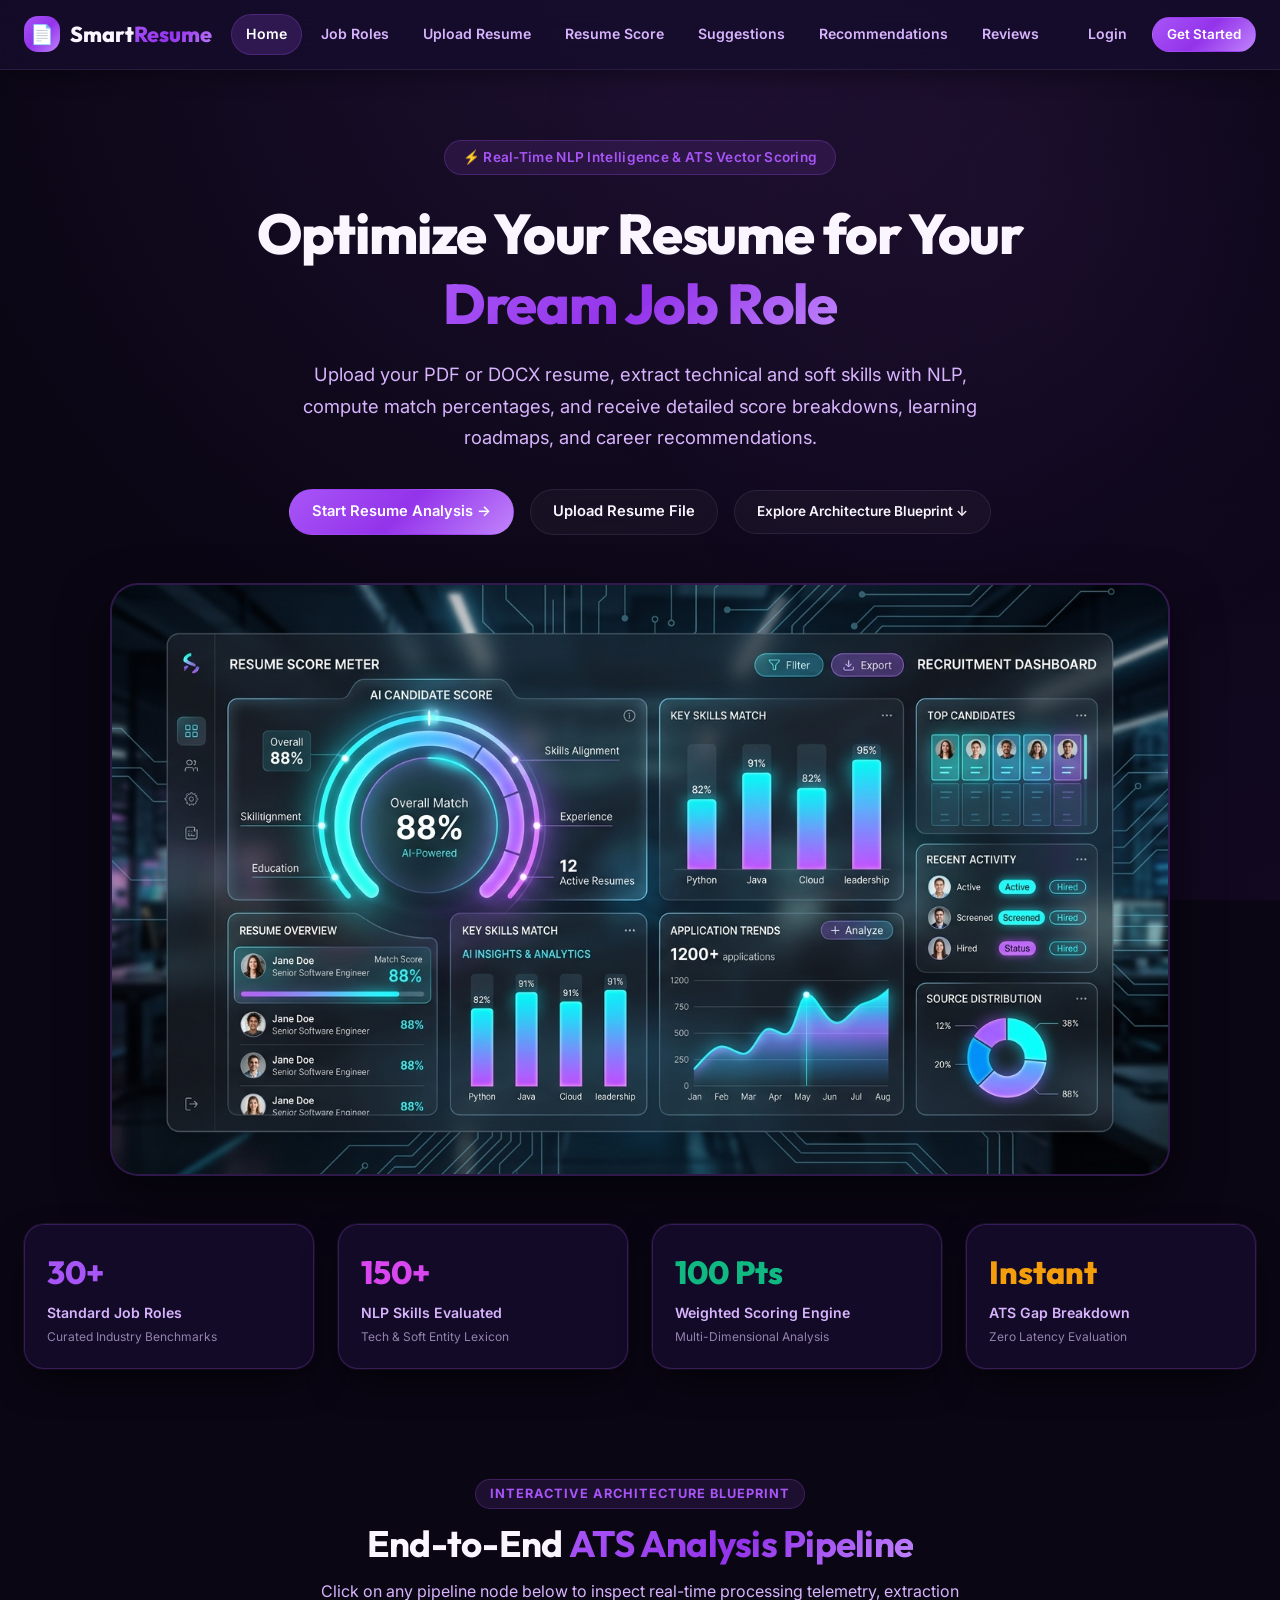
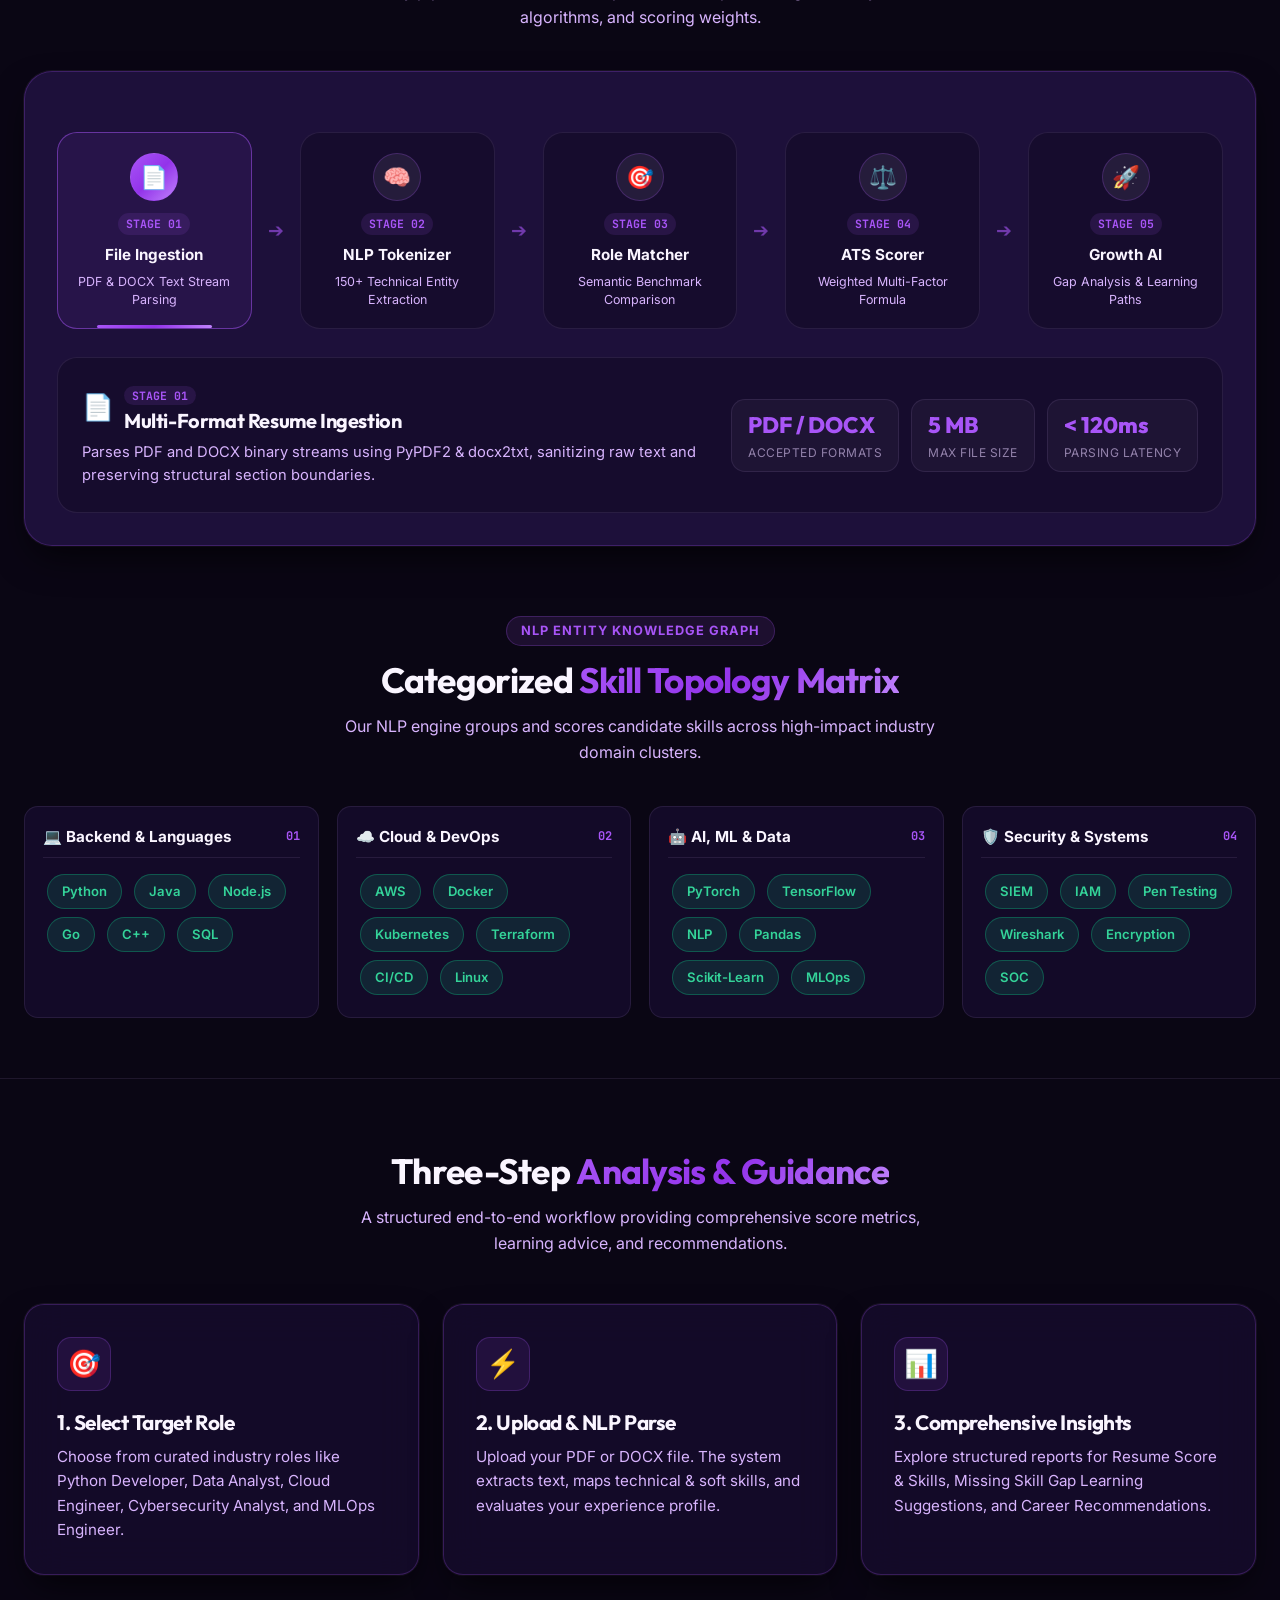
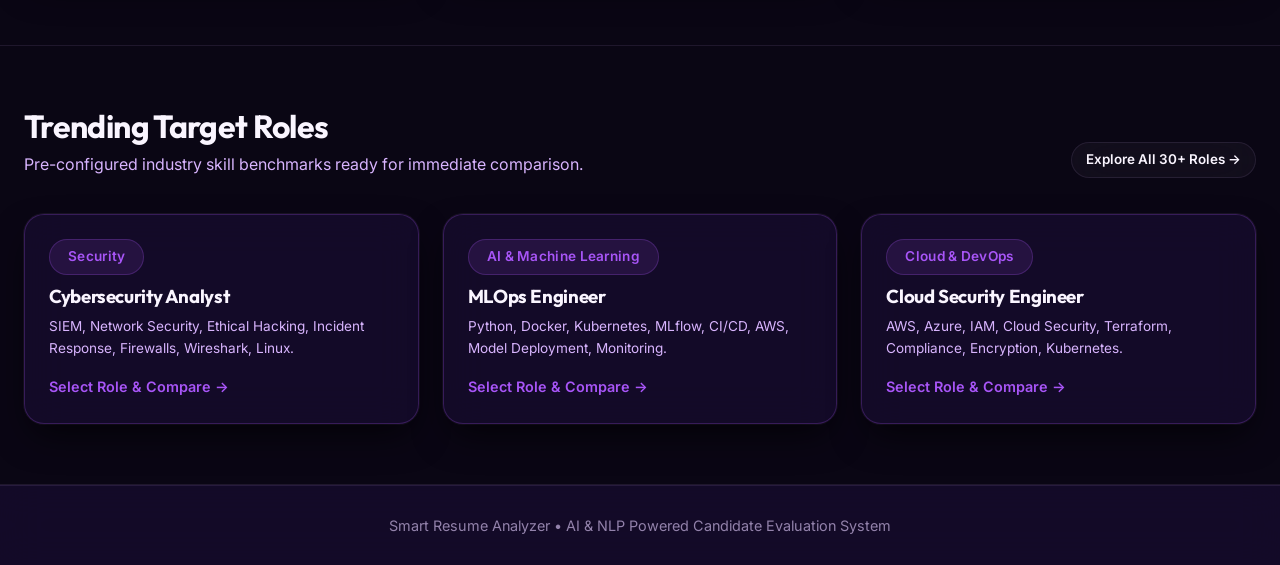
<file: Smart Resume Analyzer/frontend/index.html>
<!DOCTYPE html>
<html lang="en" data-theme="violet">
<head>
    <meta charset="UTF-8">
    <meta name="viewport" content="width=device-width, initial-scale=1.0">
    <title>Smart Resume Analyzer - AI & NLP Driven Career Optimization</title>
    <meta name="description" content="State-of-the-art Smart Resume Analyzer web application. Upload your resume, analyze skill gaps for job roles, and generate ATS optimization scores using NLP.">
    <link rel="stylesheet" href="css/style.css?v=3">
</head>
<body>

    <!-- Header Navigation -->
    <nav class="navbar">
        <div class="container nav-container">
            <a href="index.html" class="logo">
                <div class="logo-icon">📄</div>
                <span>Smart<span class="gradient-text">Resume</span></span>
            </a>
            <ul class="nav-links">
                <li><a href="index.html" class="nav-link active">Home</a></li>
                <li><a href="job_role.html" class="nav-link">Job Roles</a></li>
                <li><a href="upload.html" class="nav-link">Upload Resume</a></li>
                <li><a href="score.html" class="nav-link">Resume Score</a></li>
                <li><a href="suggestions.html" class="nav-link">Suggestions</a></li>
                <li><a href="recommendations.html" class="nav-link">Recommendations</a></li>
                <li><a href="review.html" class="nav-link">Reviews</a></li>
            </ul>
            <div id="nav-user-area">
                <!-- Dynamically populated by config.js -->
            </div>
        </div>
    </nav>

    <!-- Main Content -->
    <main>
        <!-- Hero Section -->
        <section class="hero">
            <div class="container">
                <div class="hero-tag">
                    <span>⚡ Real-Time NLP Intelligence &amp; ATS Vector Scoring</span>
                </div>
                <h1 class="hero-title">Optimize Your Resume for Your <br><span class="gradient-text">Dream Job Role</span></h1>
                <p class="hero-subtitle">
                    Upload your PDF or DOCX resume, extract technical and soft skills with NLP, compute match percentages, and receive detailed score breakdowns, learning roadmaps, and career recommendations.
                </p>
                <div class="hero-btns">
                    <a href="job_role.html" class="btn btn-primary">Start Resume Analysis →</a>
                    <a href="upload.html" class="btn btn-secondary">Upload Resume File</a>
                    <a href="#idiagram-pipeline" class="btn btn-secondary" style="font-size: 0.85rem;">Explore Architecture Blueprint ↓</a>
                </div>

                <!-- Showcase Media Image -->
                <div class="hero-image-wrap">
                    <img src="images/hero_dashboard.jpg" alt="Smart Resume Analyzer AI Dashboard and Score Meter" loading="lazy">
                </div>

                <!-- Live Metrics Bar -->
                <div class="grid grid-4" style="margin-top: 48px; text-align: left;">
                    <div class="card" style="padding: 22px;">
                        <div style="font-size: 2rem; font-weight: 800; color: var(--accent-primary); font-family: 'Outfit';">30+</div>
                        <div style="font-size: 0.88rem; color: var(--text-secondary); margin-top: 4px; font-weight: 600;">Standard Job Roles</div>
                        <div style="font-size: 0.75rem; color: var(--text-muted); margin-top: 2px;">Curated Industry Benchmarks</div>
                    </div>
                    <div class="card" style="padding: 22px;">
                        <div style="font-size: 2rem; font-weight: 800; color: var(--accent-magenta); font-family: 'Outfit';">150+</div>
                        <div style="font-size: 0.88rem; color: var(--text-secondary); margin-top: 4px; font-weight: 600;">NLP Skills Evaluated</div>
                        <div style="font-size: 0.75rem; color: var(--text-muted); margin-top: 2px;">Tech &amp; Soft Entity Lexicon</div>
                    </div>
                    <div class="card" style="padding: 22px;">
                        <div style="font-size: 2rem; font-weight: 800; color: var(--accent-emerald); font-family: 'Outfit';">100 Pts</div>
                        <div style="font-size: 0.88rem; color: var(--text-secondary); margin-top: 4px; font-weight: 600;">Weighted Scoring Engine</div>
                        <div style="font-size: 0.75rem; color: var(--text-muted); margin-top: 2px;">Multi-Dimensional Analysis</div>
                    </div>
                    <div class="card" style="padding: 22px;">
                        <div style="font-size: 2rem; font-weight: 800; color: var(--accent-amber); font-family: 'Outfit';">Instant</div>
                        <div style="font-size: 0.88rem; color: var(--text-secondary); margin-top: 4px; font-weight: 600;">ATS Gap Breakdown</div>
                        <div style="font-size: 0.75rem; color: var(--text-muted); margin-top: 2px;">Zero Latency Evaluation</div>
                    </div>
                </div>
            </div>
        </section>

        <!-- ================================================================
             iDiagram 1: Interactive ATS Analysis Pipeline Diagram
             ================================================================ -->
        <section id="idiagram-pipeline" class="diagram-section">
            <div class="container">
                <div class="diagram-header">
                    <span class="diagram-tag">Interactive Architecture Blueprint</span>
                    <h2 style="font-size: 2.3rem; margin-bottom: 12px;">End-to-End <span class="gradient-text">ATS Analysis Pipeline</span></h2>
                    <p style="color: var(--text-secondary); max-width: 680px; margin: 0 auto;">
                        Click on any pipeline node below to inspect real-time processing telemetry, extraction algorithms, and scoring weights.
                    </p>
                </div>

                <div class="idiagram-card">
                    <div class="pipeline-flow">
                        <!-- Step 1 -->
                        <div class="pipeline-step-node active" onclick="window.activatePipelineStep(0)">
                            <div class="node-icon-bubble">📄</div>
                            <span class="node-badge">STAGE 01</span>
                            <div class="node-title">File Ingestion</div>
                            <div class="node-desc">PDF &amp; DOCX Text Stream Parsing</div>
                        </div>

                        <div class="pipeline-connector">➔</div>

                        <!-- Step 2 -->
                        <div class="pipeline-step-node" onclick="window.activatePipelineStep(1)">
                            <div class="node-icon-bubble">🧠</div>
                            <span class="node-badge">STAGE 02</span>
                            <div class="node-title">NLP Tokenizer</div>
                            <div class="node-desc">150+ Technical Entity Extraction</div>
                        </div>

                        <div class="pipeline-connector">➔</div>

                        <!-- Step 3 -->
                        <div class="pipeline-step-node" onclick="window.activatePipelineStep(2)">
                            <div class="node-icon-bubble">🎯</div>
                            <span class="node-badge">STAGE 03</span>
                            <div class="node-title">Role Matcher</div>
                            <div class="node-desc">Semantic Benchmark Comparison</div>
                        </div>

                        <div class="pipeline-connector">➔</div>

                        <!-- Step 4 -->
                        <div class="pipeline-step-node" onclick="window.activatePipelineStep(3)">
                            <div class="node-icon-bubble">⚖️</div>
                            <span class="node-badge">STAGE 04</span>
                            <div class="node-title">ATS Scorer</div>
                            <div class="node-desc">Weighted Multi-Factor Formula</div>
                        </div>

                        <div class="pipeline-connector">➔</div>

                        <!-- Step 5 -->
                        <div class="pipeline-step-node" onclick="window.activatePipelineStep(4)">
                            <div class="node-icon-bubble">🚀</div>
                            <span class="node-badge">STAGE 05</span>
                            <div class="node-title">Growth AI</div>
                            <div class="node-desc">Gap Analysis &amp; Learning Paths</div>
                        </div>
                    </div>

                    <!-- Dynamic Telemetry Inspector Panel -->
                    <div id="pipeline-detail-panel" class="diagram-detail-panel">
                        <div style="flex: 1; min-width: 260px;">
                            <div style="display: flex; align-items: center; gap: 10px; margin-bottom: 8px;">
                                <span style="font-size: 1.6rem;">📄</span>
                                <div>
                                    <span class="node-badge">STAGE 01</span>
                                    <h3 style="font-size: 1.25rem;">Multi-Format Resume Ingestion</h3>
                                </div>
                            </div>
                            <p style="color: var(--text-secondary); font-size: 0.92rem; line-height: 1.6;">
                                Parses PDF and DOCX binary streams using PyPDF2 &amp; docx2txt, sanitizing raw text and preserving structural section boundaries.
                            </p>
                        </div>
                        <div style="display: flex; gap: 12px; flex-wrap: wrap;">
                            <div class="diagram-stat-pill">
                                <span class="diagram-stat-val">PDF / DOCX</span>
                                <span class="diagram-stat-label">Accepted Formats</span>
                            </div>
                            <div class="diagram-stat-pill">
                                <span class="diagram-stat-val">5 MB</span>
                                <span class="diagram-stat-label">Max File Size</span>
                            </div>
                            <div class="diagram-stat-pill">
                                <span class="diagram-stat-val">&lt; 120ms</span>
                                <span class="diagram-stat-label">Parsing Latency</span>
                            </div>
                        </div>
                    </div>
                </div>
            </div>
        </section>

        <!-- ================================================================
             iDiagram 2: NLP Skill Cluster & Topology Matrix
             ================================================================ -->
        <section class="diagram-section" style="padding-top: 10px;">
            <div class="container">
                <div class="diagram-header">
                    <span class="diagram-tag">NLP Entity Knowledge Graph</span>
                    <h2 style="font-size: 2.2rem; margin-bottom: 12px;">Categorized <span class="gradient-text">Skill Topology Matrix</span></h2>
                    <p style="color: var(--text-secondary); max-width: 640px; margin: 0 auto;">
                        Our NLP engine groups and scores candidate skills across high-impact industry domain clusters.
                    </p>
                </div>

                <div class="skill-cluster-grid">
                    <!-- Cluster 1 -->
                    <div class="skill-cluster-box">
                        <div class="cluster-title">
                            <span>💻 Backend &amp; Languages</span>
                            <span style="font-size:0.75rem; color:var(--accent-primary); font-family:'JetBrains Mono';">01</span>
                        </div>
                        <div>
                            <span class="skill-badge skill-matched">Python</span>
                            <span class="skill-badge skill-matched">Java</span>
                            <span class="skill-badge skill-matched">Node.js</span>
                            <span class="skill-badge skill-matched">Go</span>
                            <span class="skill-badge skill-matched">C++</span>
                            <span class="skill-badge skill-matched">SQL</span>
                        </div>
                    </div>

                    <!-- Cluster 2 -->
                    <div class="skill-cluster-box">
                        <div class="cluster-title">
                            <span>☁️ Cloud &amp; DevOps</span>
                            <span style="font-size:0.75rem; color:var(--accent-primary); font-family:'JetBrains Mono';">02</span>
                        </div>
                        <div>
                            <span class="skill-badge skill-matched">AWS</span>
                            <span class="skill-badge skill-matched">Docker</span>
                            <span class="skill-badge skill-matched">Kubernetes</span>
                            <span class="skill-badge skill-matched">Terraform</span>
                            <span class="skill-badge skill-matched">CI/CD</span>
                            <span class="skill-badge skill-matched">Linux</span>
                        </div>
                    </div>

                    <!-- Cluster 3 -->
                    <div class="skill-cluster-box">
                        <div class="cluster-title">
                            <span>🤖 AI, ML &amp; Data</span>
                            <span style="font-size:0.75rem; color:var(--accent-primary); font-family:'JetBrains Mono';">03</span>
                        </div>
                        <div>
                            <span class="skill-badge skill-matched">PyTorch</span>
                            <span class="skill-badge skill-matched">TensorFlow</span>
                            <span class="skill-badge skill-matched">NLP</span>
                            <span class="skill-badge skill-matched">Pandas</span>
                            <span class="skill-badge skill-matched">Scikit-Learn</span>
                            <span class="skill-badge skill-matched">MLOps</span>
                        </div>
                    </div>

                    <!-- Cluster 4 -->
                    <div class="skill-cluster-box">
                        <div class="cluster-title">
                            <span>🛡️ Security &amp; Systems</span>
                            <span style="font-size:0.75rem; color:var(--accent-primary); font-family:'JetBrains Mono';">04</span>
                        </div>
                        <div>
                            <span class="skill-badge skill-matched">SIEM</span>
                            <span class="skill-badge skill-matched">IAM</span>
                            <span class="skill-badge skill-matched">Pen Testing</span>
                            <span class="skill-badge skill-matched">Wireshark</span>
                            <span class="skill-badge skill-matched">Encryption</span>
                            <span class="skill-badge skill-matched">SOC</span>
                        </div>
                    </div>
                </div>
            </div>
        </section>

        <!-- Feature Cards Section -->
        <section style="padding: 70px 0; border-top: 1px solid var(--border-color);">
            <div class="container">
                <div style="text-align: center; margin-bottom: 48px;">
                    <h2 style="font-size: 2.2rem; margin-bottom: 12px;">Three-Step <span class="gradient-text">Analysis &amp; Guidance</span></h2>
                    <p style="color: var(--text-secondary); max-width: 600px; margin: 0 auto;">A structured end-to-end workflow providing comprehensive score metrics, learning advice, and recommendations.</p>
                </div>

                <div class="grid grid-3">
                    <div class="card">
                        <div class="feature-icon-box">🎯</div>
                        <h3 style="margin-bottom: 10px; font-size: 1.3rem;">1. Select Target Role</h3>
                        <p style="color: var(--text-secondary); font-size: 0.95rem; line-height: 1.6;">
                            Choose from curated industry roles like Python Developer, Data Analyst, Cloud Engineer, Cybersecurity Analyst, and MLOps Engineer.
                        </p>
                    </div>

                    <div class="card">
                        <div class="feature-icon-box">⚡</div>
                        <h3 style="margin-bottom: 10px; font-size: 1.3rem;">2. Upload &amp; NLP Parse</h3>
                        <p style="color: var(--text-secondary); font-size: 0.95rem; line-height: 1.6;">
                            Upload your PDF or DOCX file. The system extracts text, maps technical &amp; soft skills, and evaluates your experience profile.
                        </p>
                    </div>

                    <div class="card">
                        <div class="feature-icon-box">📊</div>
                        <h3 style="margin-bottom: 10px; font-size: 1.3rem;">3. Comprehensive Insights</h3>
                        <p style="color: var(--text-secondary); font-size: 0.95rem; line-height: 1.6;">
                            Explore structured reports for Resume Score &amp; Skills, Missing Skill Gap Learning Suggestions, and Career Recommendations.
                        </p>
                    </div>
                </div>
            </div>
        </section>

        <!-- Target Roles Highlight -->
        <section style="padding: 60px 0; border-top: 1px solid var(--border-color); border-bottom: 1px solid var(--border-color);">
            <div class="container">
                <div style="display: flex; justify-content: space-between; align-items: flex-end; margin-bottom: 36px; flex-wrap: wrap; gap: 16px;">
                    <div>
                        <h2 style="font-size: 2rem;">Trending Target Roles</h2>
                        <p style="color: var(--text-secondary); margin-top: 6px;">Pre-configured industry skill benchmarks ready for immediate comparison.</p>
                    </div>
                    <a href="job_role.html" class="btn btn-secondary btn-sm">Explore All 30+ Roles →</a>
                </div>

                <div class="grid grid-3">
                    <div class="card" style="padding: 24px;">
                        <span class="hero-tag" style="margin-bottom: 10px;">Security</span>
                        <h3 style="margin-bottom: 8px;">Cybersecurity Analyst</h3>
                        <p style="color: var(--text-secondary); font-size: 0.85rem; margin-bottom: 14px;">SIEM, Network Security, Ethical Hacking, Incident Response, Firewalls, Wireshark, Linux.</p>
                        <a href="job_role.html" style="font-size: 0.9rem; font-weight: 600;">Select Role &amp; Compare →</a>
                    </div>

                    <div class="card" style="padding: 24px;">
                        <span class="hero-tag" style="margin-bottom: 10px;">AI &amp; Machine Learning</span>
                        <h3 style="margin-bottom: 8px;">MLOps Engineer</h3>
                        <p style="color: var(--text-secondary); font-size: 0.85rem; margin-bottom: 14px;">Python, Docker, Kubernetes, MLflow, CI/CD, AWS, Model Deployment, Monitoring.</p>
                        <a href="job_role.html" style="font-size: 0.9rem; font-weight: 600;">Select Role &amp; Compare →</a>
                    </div>

                    <div class="card" style="padding: 24px;">
                        <span class="hero-tag" style="margin-bottom: 10px;">Cloud &amp; DevOps</span>
                        <h3 style="margin-bottom: 8px;">Cloud Security Engineer</h3>
                        <p style="color: var(--text-secondary); font-size: 0.85rem; margin-bottom: 14px;">AWS, Azure, IAM, Cloud Security, Terraform, Compliance, Encryption, Kubernetes.</p>
                        <a href="job_role.html" style="font-size: 0.9rem; font-weight: 600;">Select Role &amp; Compare →</a>
                    </div>
                </div>
            </div>
        </section>
    </main>

    <!-- Footer -->
    <footer class="footer">
        <div class="container">
            <p>Smart Resume Analyzer • AI &amp; NLP Powered Candidate Evaluation System</p>
        </div>
    </footer>

    <!-- Scripts -->
    <script src="js/diagram-background.js"></script>
    <script src="js/config.js"></script>
</body>
</html>
</file>
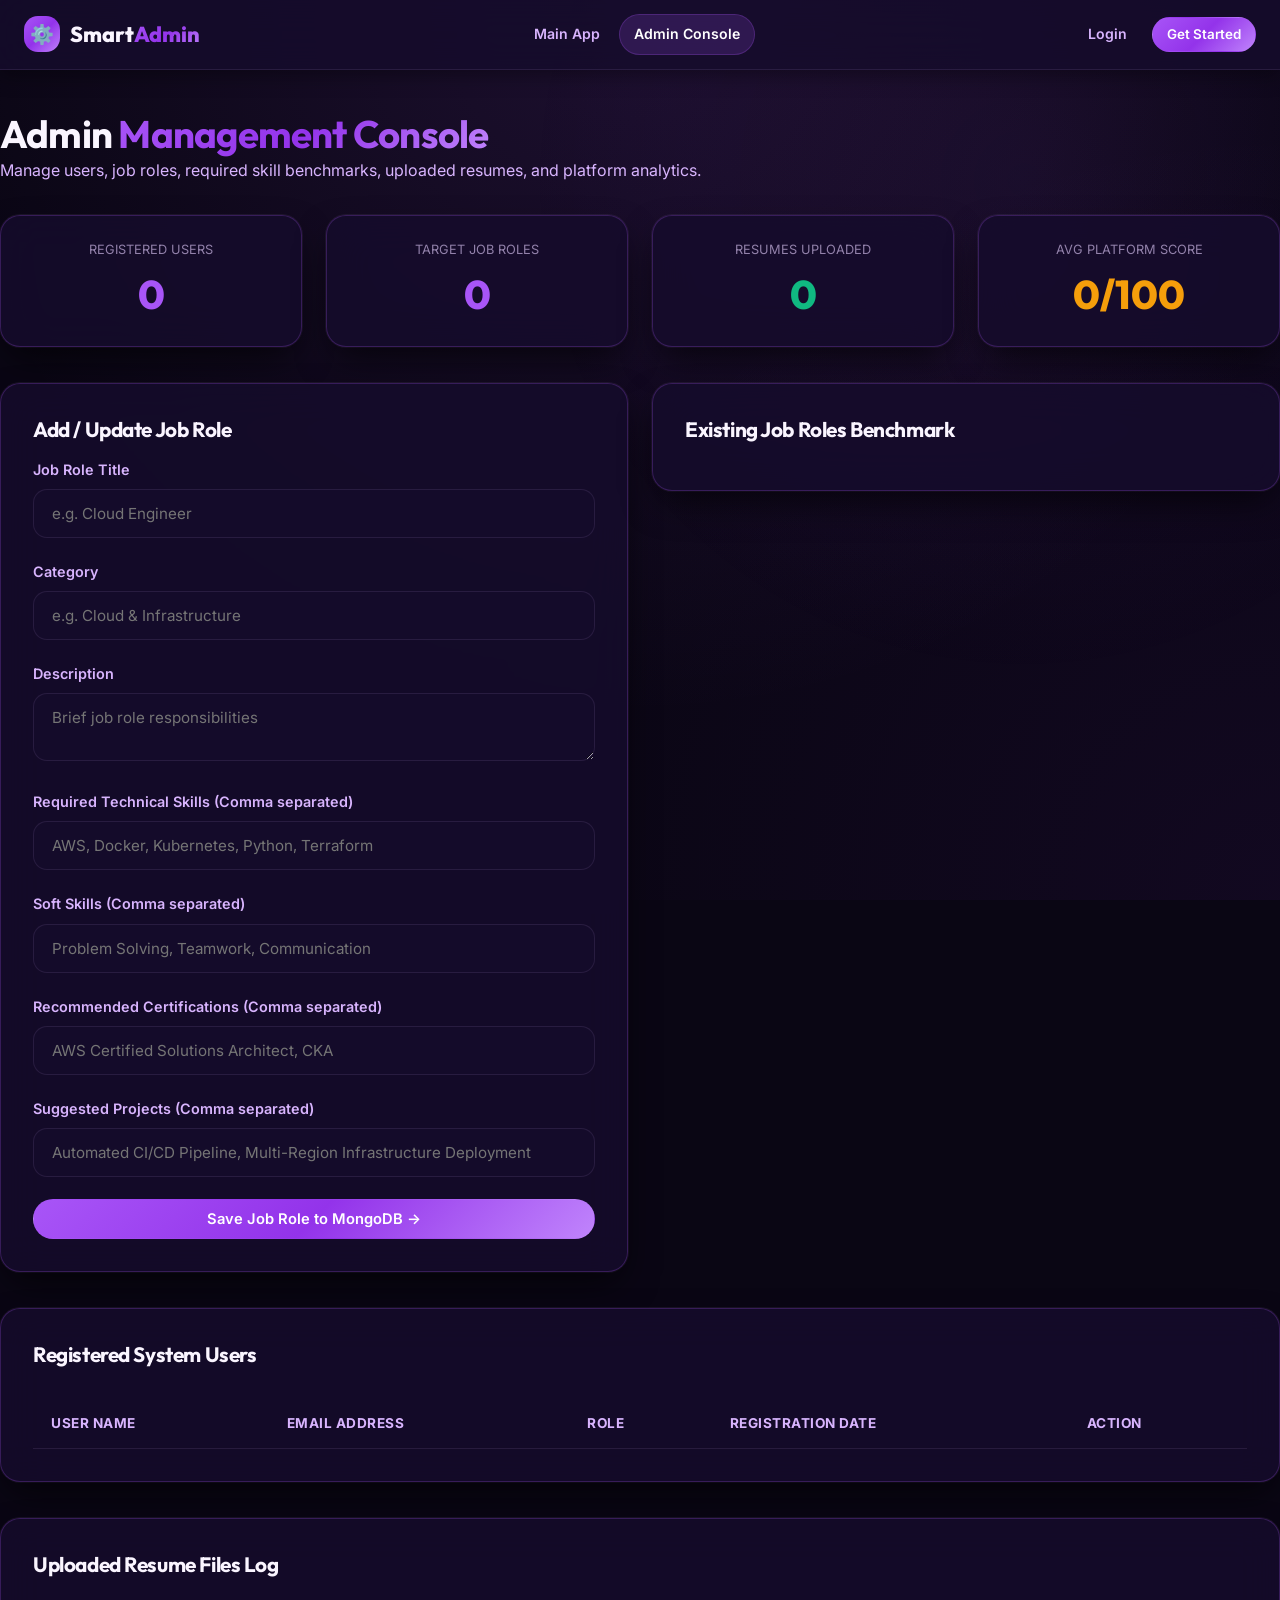
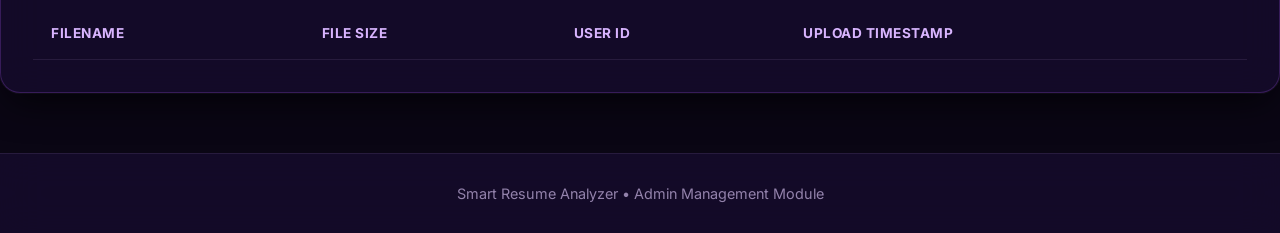
<file: Smart Resume Analyzer/frontend/admin.html>
<!DOCTYPE html>
<html lang="en">

<head>
    <meta charset="UTF-8">
    <meta name="viewport" content="width=device-width, initial-scale=1.0">
    <title>Admin Management Console - Smart Resume Analyzer</title>
    <link rel="stylesheet" href="css/style.css?v=3">
</head>

<body>

    <nav class="navbar">
        <div class="container nav-container">
            <a href="index.html" class="logo">
                <div class="logo-icon">⚙️</div>
                <span>Smart<span class="gradient-text">Admin</span></span>
            </a>
            <ul class="nav-links">
                <li><a href="index.html" class="nav-link">Main App</a></li>
                <li><a href="admin.html" class="nav-link active">Admin Console</a></li>
            </ul>
            <div id="nav-user-area"></div>
        </div>
    </nav>

    <main class="container" style="padding: 40px 0 60px;">
        <div style="margin-bottom:32px;">
            <h1 style="font-size:2.4rem;">Admin <span class="gradient-text">Management Console</span></h1>
            <p style="color:var(--text-secondary);">Manage users, job roles, required skill benchmarks, uploaded
                resumes, and platform analytics.</p>
        </div>

        <!-- System Overview Metrics Grid -->
        <div class="grid grid-4" style="margin-bottom:36px;">
            <div class="card" style="padding:20px; text-align:center;">
                <span style="font-size:0.8rem; color:var(--text-muted); text-transform:uppercase;">REGISTERED
                    USERS</span>
                <div id="adm-stat-users"
                    style="font-size:2.5rem; font-weight:800; color:var(--accent-primary); font-family:'Outfit';">0</div>
            </div>

            <div class="card" style="padding:20px; text-align:center;">
                <span style="font-size:0.8rem; color:var(--text-muted); text-transform:uppercase;">TARGET JOB
                    ROLES</span>
                <div id="adm-stat-roles"
                    style="font-size:2.5rem; font-weight:800; color:var(--accent-violet); font-family:'Outfit';">0</div>
            </div>

            <div class="card" style="padding:20px; text-align:center;">
                <span style="font-size:0.8rem; color:var(--text-muted); text-transform:uppercase;">RESUMES
                    UPLOADED</span>
                <div id="adm-stat-resumes"
                    style="font-size:2.5rem; font-weight:800; color:var(--accent-emerald); font-family:'Outfit';">0
                </div>
            </div>

            <div class="card" style="padding:20px; text-align:center;">
                <span style="font-size:0.8rem; color:var(--text-muted); text-transform:uppercase;">AVG PLATFORM
                    SCORE</span>
                <div id="adm-stat-score"
                    style="font-size:2.5rem; font-weight:800; color:var(--accent-amber); font-family:'Outfit';">0/100</div>
            </div>
        </div>

        <!-- Job Roles Management Section -->
        <div class="grid grid-2" style="margin-bottom:36px; align-items:start;">
            <div class="card">
                <h3 style="font-size:1.3rem; margin-bottom:16px;">Add / Update Job Role</h3>
                <form id="admin-add-role-form">
                    <div class="form-group">
                        <label class="form-label">Job Role Title</label>
                        <input type="text" id="role-title" class="form-input" placeholder="e.g. Cloud Engineer"
                            required>
                    </div>

                    <div class="form-group">
                        <label class="form-label">Category</label>
                        <input type="text" id="role-category" class="form-input"
                            placeholder="e.g. Cloud & Infrastructure">
                    </div>

                    <div class="form-group">
                        <label class="form-label">Description</label>
                        <textarea id="role-desc" class="form-textarea" rows="2"
                            placeholder="Brief job role responsibilities"></textarea>
                    </div>

                    <div class="form-group">
                        <label class="form-label">Required Technical Skills (Comma separated)</label>
                        <input type="text" id="role-req-skills" class="form-input"
                            placeholder="AWS, Docker, Kubernetes, Python, Terraform" required>
                    </div>

                    <div class="form-group">
                        <label class="form-label">Soft Skills (Comma separated)</label>
                        <input type="text" id="role-soft-skills" class="form-input"
                            placeholder="Problem Solving, Teamwork, Communication">
                    </div>

                    <div class="form-group">
                        <label class="form-label">Recommended Certifications (Comma separated)</label>
                        <input type="text" id="role-certs" class="form-input"
                            placeholder="AWS Certified Solutions Architect, CKA">
                    </div>

                    <div class="form-group">
                        <label class="form-label">Suggested Projects (Comma separated)</label>
                        <input type="text" id="role-projects" class="form-input"
                            placeholder="Automated CI/CD Pipeline, Multi-Region Infrastructure Deployment">
                    </div>

                    <button type="submit" class="btn btn-primary" style="width:100%;">Save Job Role to MongoDB
                        →</button>
                </form>
            </div>

            <div class="card">
                <h3 style="font-size:1.3rem; margin-bottom:16px;">Existing Job Roles Benchmark</h3>
                <div id="adm-roles-list">
                    <!-- Populated dynamically by admin.js -->
                </div>
            </div>
        </div>

        <!-- User Management Table -->
        <div class="card" style="margin-bottom:36px;">
            <h3 style="font-size:1.3rem; margin-bottom:16px;">Registered System Users</h3>
            <div class="table-responsive">
                <table class="table">
                    <thead>
                        <tr>
                            <th>User Name</th>
                            <th>Email Address</th>
                            <th>Role</th>
                            <th>Registration Date</th>
                            <th>Action</th>
                        </tr>
                    </thead>
                    <tbody id="adm-users-table-body">
                        <!-- Populated by admin.js -->
                    </tbody>
                </table>
            </div>
        </div>

        <!-- Uploaded Resumes Log Table -->
        <div class="card">
            <h3 style="font-size:1.3rem; margin-bottom:16px;">Uploaded Resume Files Log</h3>
            <div class="table-responsive">
                <table class="table">
                    <thead>
                        <tr>
                            <th>Filename</th>
                            <th>File Size</th>
                            <th>User ID</th>
                            <th>Upload Timestamp</th>
                        </tr>
                    </thead>
                    <tbody id="adm-resumes-table-body">
                        <!-- Populated by admin.js -->
                    </tbody>
                </table>
            </div>
        </div>
    </main>

    <footer class="footer">
        <div class="container">
            <p>Smart Resume Analyzer • Admin Management Module</p>
        </div>
    </footer>

    <script src="js/diagram-background.js"></script>
    <script src="js/config.js"></script>
    <script src="js/admin.js"></script>
</body>

</html>
</file>
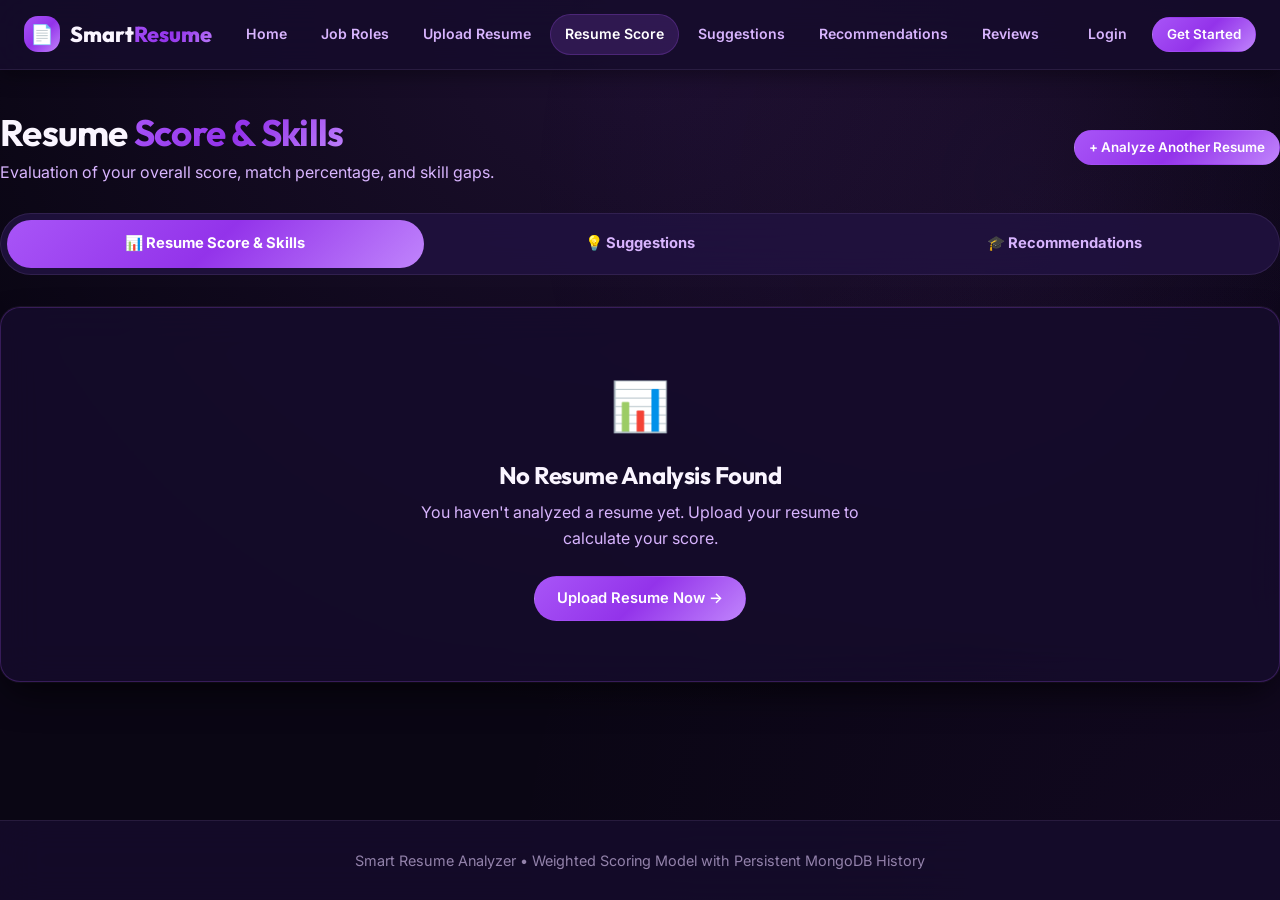
<file: Smart Resume Analyzer/frontend/dashboard.html>
<!DOCTYPE html>
<html lang="en">
<head>
    <meta charset="UTF-8">
    <meta http-equiv="refresh" content="0; url=score.html">
    <title>Redirecting to Resume Score...</title>
    <script>window.location.href = "score.html";</script>
</head>
<body style="background:#0f172a; color:#fff; font-family:sans-serif; text-align:center; padding:50px;">
    <h2>Loading Resume Score...</h2>
    <p><a href="score.html" style="color:#38bdf8;">Click here if not redirected automatically.</a></p>
</body>
</html>
</file>
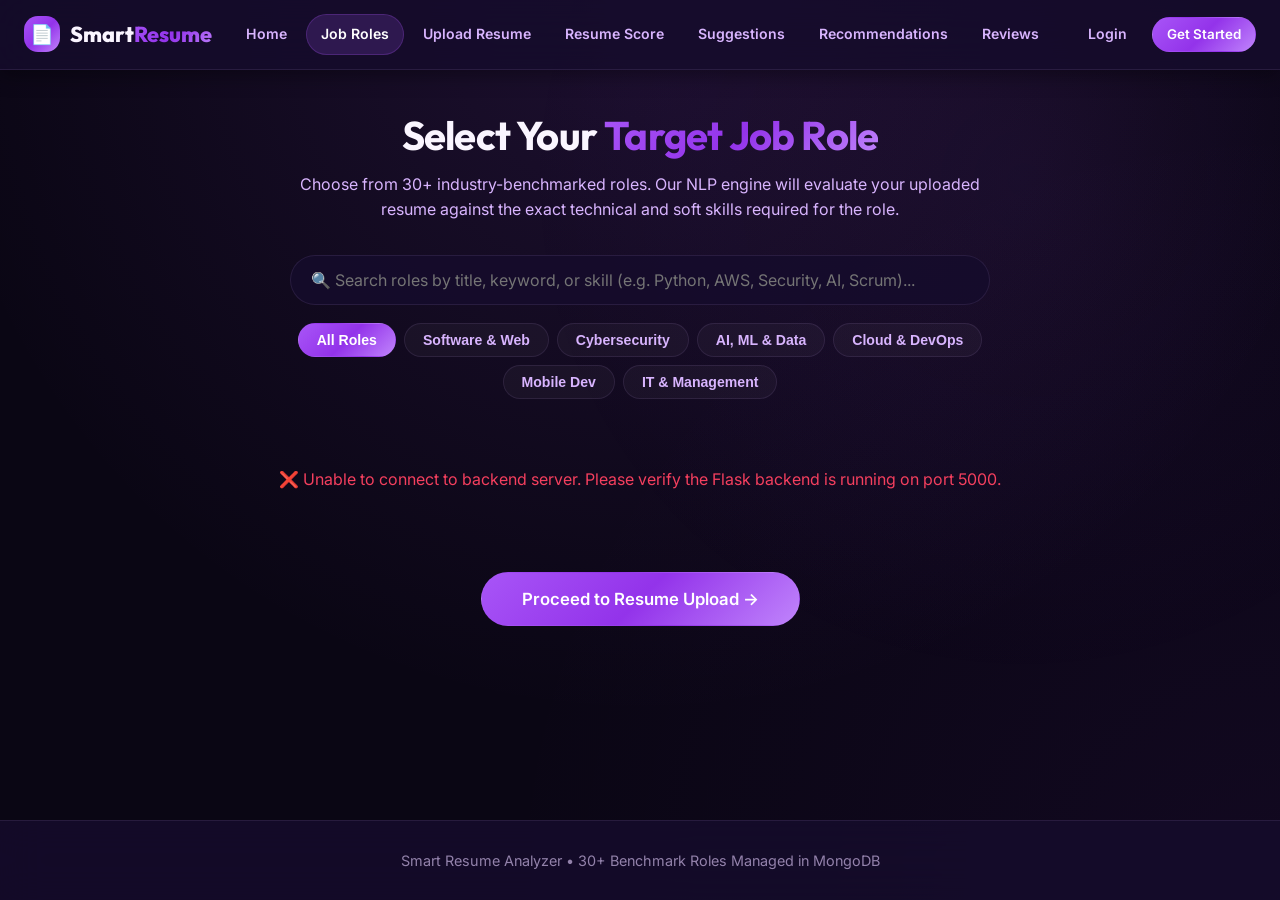
<file: Smart Resume Analyzer/frontend/job_role.html>
<!DOCTYPE html>
<html lang="en">
<head>
    <meta charset="UTF-8">
    <meta name="viewport" content="width=device-width, initial-scale=1.0">
    <title>Select Job Role - Smart Resume Analyzer</title>
    <link rel="stylesheet" href="css/style.css?v=3">
</head>
<body>

    <nav class="navbar">
        <div class="container nav-container">
            <a href="index.html" class="logo">
                <div class="logo-icon">📄</div>
                <span>Smart<span class="gradient-text">Resume</span></span>
            </a>
            <ul class="nav-links">
                <li><a href="index.html" class="nav-link">Home</a></li>
                <li><a href="job_role.html" class="nav-link active">Job Roles</a></li>
                <li><a href="upload.html" class="nav-link">Upload Resume</a></li>
                <li><a href="score.html" class="nav-link">Resume Score</a></li>
                <li><a href="suggestions.html" class="nav-link">Suggestions</a></li>
                <li><a href="recommendations.html" class="nav-link">Recommendations</a></li>
                <li><a href="review.html" class="nav-link">Reviews</a></li>
            </ul>
            <div id="nav-user-area"></div>
        </div>
    </nav>

    <main class="container" style="padding: 40px 0 60px;">
        <div style="text-align:center; margin-bottom:32px;">
            <h1 style="font-size:2.5rem; margin-bottom:12px;">Select Your <span class="gradient-text">Target Job Role</span></h1>
            <p style="color:var(--text-secondary); max-width:680px; margin:0 auto;">
                Choose from 30+ industry-benchmarked roles. Our NLP engine will evaluate your uploaded resume against the exact technical and soft skills required for the role.
            </p>
        </div>

        <!-- Search and Category Filters -->
        <div style="max-width:700px; margin:0 auto 28px;">
            <input type="text" id="role-search-input" class="form-input" placeholder="🔍 Search roles by title, keyword, or skill (e.g. Python, AWS, Security, AI, Scrum)..." style="padding:14px 20px; font-size:1rem; border-radius:var(--radius-full); margin-bottom:18px;">
            
            <div class="category-filter-bar" id="category-filter-container">
                <button class="category-tab-btn active" data-category="ALL">All Roles</button>
                <button class="category-tab-btn" data-category="Technology">Software & Web</button>
                <button class="category-tab-btn" data-category="Security">Cybersecurity</button>
                <button class="category-tab-btn" data-category="AI & Data">AI, ML & Data</button>
                <button class="category-tab-btn" data-category="Cloud & DevOps">Cloud & DevOps</button>
                <button class="category-tab-btn" data-category="Mobile">Mobile Dev</button>
                <button class="category-tab-btn" data-category="Management">IT & Management</button>
            </div>
        </div>

        <div id="selected-role-notice" style="margin-bottom:28px;"></div>

        <div id="job-roles-grid" class="grid grid-3">
            <!-- Dynamically loaded from MongoDB via job_role.js -->
        </div>

        <div style="margin-top:40px; text-align:center;">
            <button id="btn-proceed-upload" class="btn btn-primary" style="padding:16px 40px; font-size:1.05rem;">
                Proceed to Resume Upload →
            </button>
        </div>
    </main>

    <footer class="footer">
        <div class="container">
            <p>Smart Resume Analyzer • 30+ Benchmark Roles Managed in MongoDB</p>
        </div>
    </footer>

    <script src="js/diagram-background.js"></script>
    <script src="js/config.js"></script>
    <script src="js/job_role.js"></script>
</body>
</html>
</file>
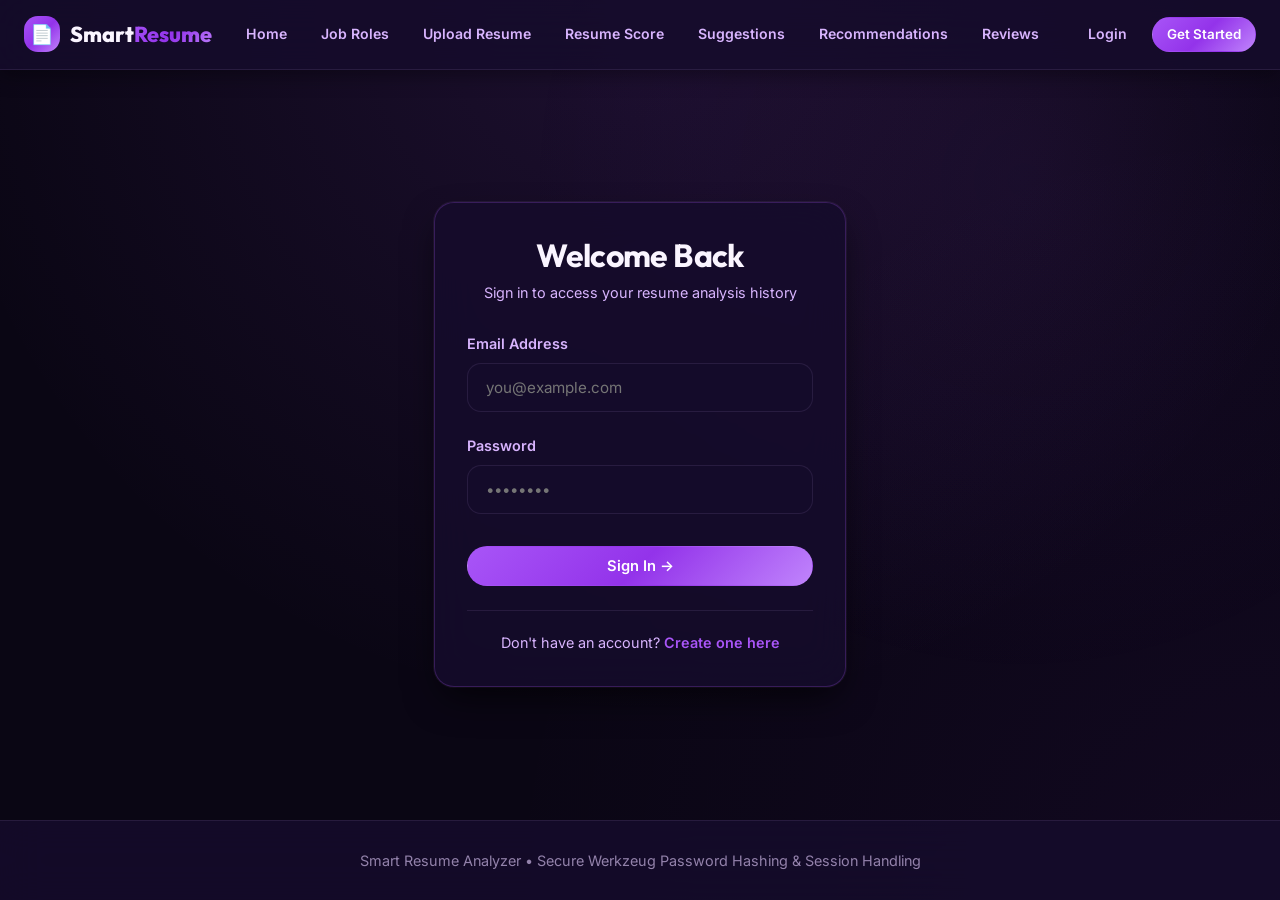
<file: Smart Resume Analyzer/frontend/login.html>
<!DOCTYPE html>
<html lang="en">

<head>
    <meta charset="UTF-8">
    <meta name="viewport" content="width=device-width, initial-scale=1.0">
    <title>Login - Smart Resume Analyzer</title>
    <link rel="stylesheet" href="css/style.css?v=3">
</head>

<body>

    <nav class="navbar">
        <div class="container nav-container">
            <a href="index.html" class="logo">
                <div class="logo-icon">📄</div>
                <span>Smart<span class="gradient-text">Resume</span></span>
            </a>
            <ul class="nav-links">
                <li><a href="index.html" class="nav-link">Home</a></li>
                <li><a href="job_role.html" class="nav-link">Job Roles</a></li>
                <li><a href="upload.html" class="nav-link">Upload Resume</a></li>
                <li><a href="score.html" class="nav-link">Resume Score</a></li>
                <li><a href="suggestions.html" class="nav-link">Suggestions</a></li>
                <li><a href="recommendations.html" class="nav-link">Recommendations</a></li>
                <li><a href="review.html" class="nav-link">Reviews</a></li>
            </ul>
            <div id="nav-user-area"></div>
        </div>
    </nav>

    <main style="flex:1; display:flex; align-items:center; justify-content:center; padding:60px 0;">
        <div class="container" style="max-width:460px;">
            <div class="card">
                <div style="text-align:center; margin-bottom:28px;">
                    <h2 style="font-size:2rem; margin-bottom:6px;">Welcome Back</h2>
                    <p style="color:var(--text-secondary); font-size:0.9rem;">Sign in to access your resume analysis
                        history</p>
                </div>

                <form id="login-form">
                    <div class="form-group">
                        <label class="form-label" for="login-email">Email Address</label>
                        <input type="email" id="login-email" class="form-input" placeholder="you@example.com" required>
                    </div>

                    <div class="form-group">
                        <label class="form-label" for="login-password">Password</label>
                        <input type="password" id="login-password" class="form-input" placeholder="••••••••" required>
                    </div>

                    <button type="submit" class="btn btn-primary" style="width:100%; margin-top:10px;">
                        Sign In →
                    </button>
                </form>

                <div
                    style="margin-top:24px; padding-top:20px; border-top:1px solid var(--border-color); text-align:center; font-size:0.9rem; color:var(--text-secondary);">
                    Don't have an account? <a href="register.html" style="font-weight:600;">Create one here</a>
                </div>
            </div>
        </div>
    </main>

    <footer class="footer">
        <div class="container">
            <p>Smart Resume Analyzer • Secure Werkzeug Password Hashing &amp; Session Handling</p>
        </div>
    </footer>

    <script src="js/diagram-background.js"></script>
    <script src="js/config.js"></script>
    <script src="js/auth.js"></script>
</body>

</html>
</file>
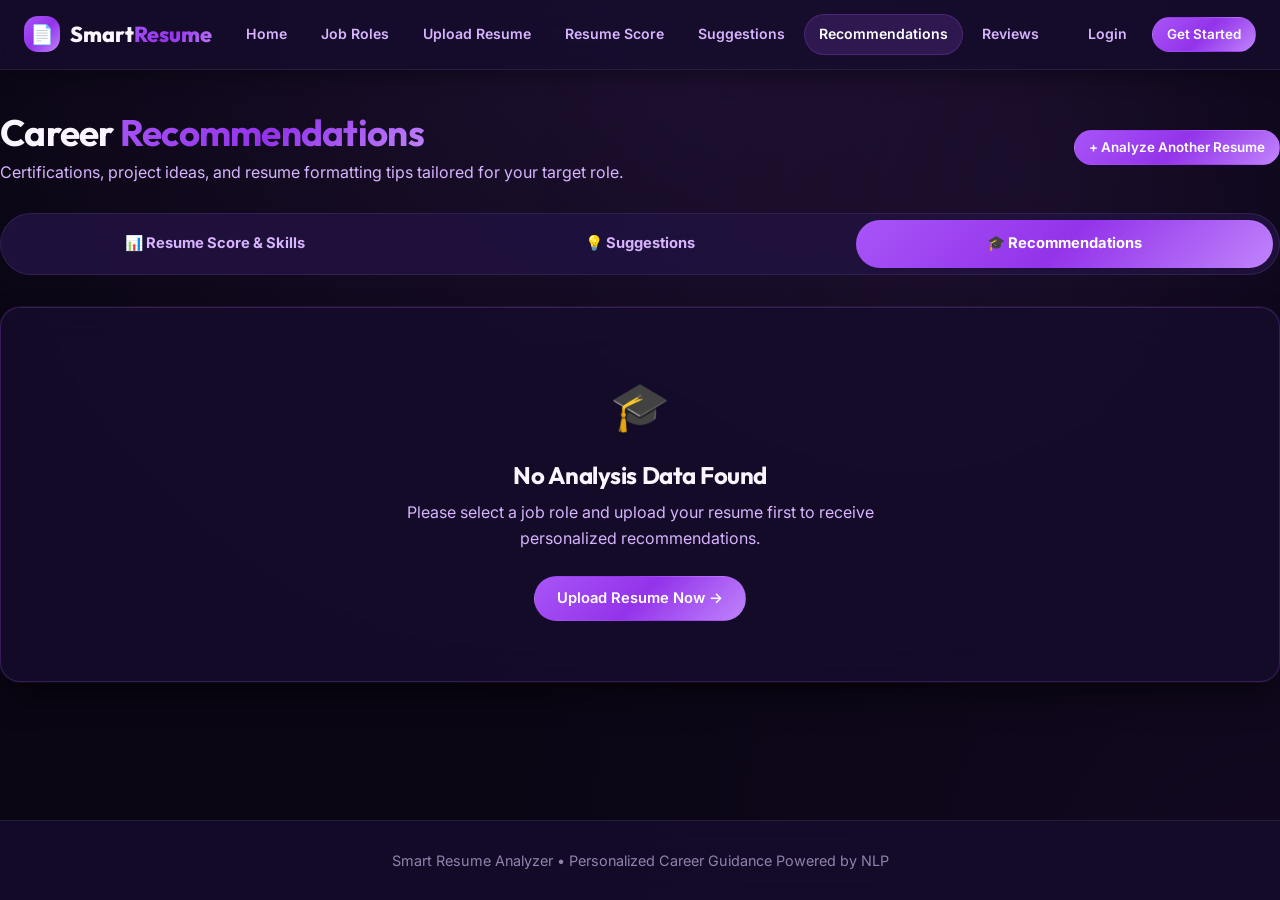
<file: Smart Resume Analyzer/frontend/recommendations.html>
<!DOCTYPE html>
<html lang="en">
<head>
    <meta charset="UTF-8">
    <meta name="viewport" content="width=device-width, initial-scale=1.0">
    <title>Recommendations – Smart Resume Analyzer</title>
    <meta name="description" content="Personalized certification, project, and resume formatting recommendations based on your skill gap analysis.">
    <link rel="stylesheet" href="css/style.css?v=3">
    <style>
        .rec-item {
            background: var(--bg-surface);
            border: 1px solid var(--border-color);
            border-radius: var(--radius-md);
            padding: 18px 22px;
            margin-bottom: 14px;
            transition: border-color 0.2s, transform 0.2s;
        }
        .rec-item:hover { border-color: var(--border-glow); transform: translateY(-2px); box-shadow: 0 4px 18px var(--glow-shadow); }
        .rec-title { font-weight: 700; font-size: 1.05rem; }
        .rec-sub   { font-size: 0.9rem; color: var(--text-secondary); line-height: 1.5; }
        .tip-item {
            display: flex;
            gap: 14px;
            align-items: flex-start;
            padding: 14px 0;
            border-bottom: 1px solid rgba(255,255,255,0.05);
        }
        .tip-item:last-child { border-bottom: none; }
        .tip-num {
            flex-shrink: 0;
            width: 32px; height: 32px;
            border-radius: 50%;
            background: var(--gradient-primary);
            display: flex; align-items: center; justify-content: center;
            font-size: 0.85rem; font-weight: 800; color: #fff;
            box-shadow: 0 2px 10px var(--glow-shadow);
        }
    </style>
</head>
<body>

    <!-- Navbar -->
    <nav class="navbar">
        <div class="container nav-container">
            <a href="index.html" class="logo">
                <div class="logo-icon">📄</div>
                <span>Smart<span class="gradient-text">Resume</span></span>
            </a>
            <ul class="nav-links">
                <li><a href="index.html" class="nav-link">Home</a></li>
                <li><a href="job_role.html" class="nav-link">Job Roles</a></li>
                <li><a href="upload.html" class="nav-link">Upload Resume</a></li>
                <li><a href="score.html" class="nav-link">Resume Score</a></li>
                <li><a href="suggestions.html" class="nav-link">Suggestions</a></li>
                <li><a href="recommendations.html" class="nav-link active">Recommendations</a></li>
                <li><a href="review.html" class="nav-link">Reviews</a></li>
            </ul>
            <div id="nav-user-area"></div>
        </div>
    </nav>

    <main class="container" style="padding: 40px 0 60px;">

        <!-- Page header -->
        <div style="display:flex; justify-content:space-between; align-items:center; margin-bottom:28px; flex-wrap:wrap; gap:12px;">
            <div>
                <h1 style="font-size:2.3rem;">Career <span class="gradient-text">Recommendations</span></h1>
                <p style="color:var(--text-secondary); margin-top:4px;">Certifications, project ideas, and resume formatting tips tailored for your target role.</p>
            </div>
            <a href="upload.html" class="btn btn-primary btn-sm">+ Analyze Another Resume</a>
        </div>

        <!-- Result Tabs -->
        <div class="result-tabs">
            <a href="score.html" class="result-tab">📊 Resume Score &amp; Skills</a>
            <a href="suggestions.html" class="result-tab">💡 Suggestions</a>
            <a href="recommendations.html" class="result-tab active">🎓 Recommendations</a>
        </div>

        <!-- No Data State -->
        <div id="rec-no-data" class="card" style="text-align:center; padding:60px 20px; display:none;">
            <div style="font-size:3rem; margin-bottom:16px;">🎓</div>
            <h2 style="margin-bottom:10px;">No Analysis Data Found</h2>
            <p style="color:var(--text-secondary); max-width:500px; margin:0 auto 24px;">
                Please select a job role and upload your resume first to receive personalized recommendations.
            </p>
            <a href="upload.html" class="btn btn-primary">Upload Resume Now →</a>
        </div>

        <!-- Recommendations Content -->
        <div id="rec-main-content" style="display:none;">

            <!-- Certifications -->
            <div class="card" style="margin-bottom:28px;">
                <div style="display:flex; align-items:center; gap:12px; margin-bottom:6px;">
                    <div style="font-size:2rem;">🎓</div>
                    <div>
                        <h2 style="font-size:1.4rem; margin:0;">Recommended Industry Certifications</h2>
                        <p style="color:var(--text-secondary); font-size:0.88rem; margin-top:2px;">
                            Verified credentials that significantly boost candidate ranking for this target role.
                        </p>
                    </div>
                </div>
                <hr style="border-color:var(--border-color); margin:16px 0;">
                <div id="rec-certs-list"></div>
            </div>

            <!-- Projects to Build -->
            <div class="card" style="margin-bottom:28px;">
                <div style="display:flex; align-items:center; gap:12px; margin-bottom:6px;">
                    <div style="font-size:2rem;">🛠️</div>
                    <div>
                        <h2 style="font-size:1.4rem; margin:0;">Recommended Portfolio Projects</h2>
                        <p style="color:var(--text-secondary); font-size:0.88rem; margin-top:2px;">
                            Practical GitHub repositories to build that showcase hands-on domain mastery to recruiters.
                        </p>
                    </div>
                </div>
                <hr style="border-color:var(--border-color); margin:16px 0;">
                <div id="rec-projects-list"></div>
            </div>

            <!-- Resume Structure Tips -->
            <div class="card" style="margin-bottom:28px;">
                <div style="display:flex; align-items:center; gap:12px; margin-bottom:6px;">
                    <div style="font-size:2rem;">📝</div>
                    <div>
                        <h2 style="font-size:1.4rem; margin:0;">Resume Structure &amp; Formatting Best Practices</h2>
                        <p style="color:var(--text-secondary); font-size:0.88rem; margin-top:2px;">
                            Actionable adjustments to strengthen clarity, formatting, and impact.
                        </p>
                    </div>
                </div>
                <hr style="border-color:var(--border-color); margin:16px 0;">
                <div id="rec-tips-list"></div>
            </div>

            <!-- Navigation Box -->
            <div style="display:flex; gap:16px; flex-wrap:wrap; margin-top:16px;">
                <a href="suggestions.html" class="btn btn-secondary" style="flex:1; text-align:center; padding:16px; font-size:1rem;">
                    ← Back to Suggestions
                </a>
                <a href="upload.html" class="btn btn-primary" style="flex:1; text-align:center; padding:16px; font-size:1rem;">
                    🚀 Upload &amp; Analyze Another Resume →
                </a>
            </div>
        </div>
    </main>

    <footer class="footer">
        <div class="container">
            <p>Smart Resume Analyzer • Personalized Career Guidance Powered by NLP</p>
        </div>
    </footer>

    <script src="js/diagram-background.js"></script>
    <script src="js/config.js"></script>
    <script src="js/recommendations.js"></script>
</body>
</html>
</file>
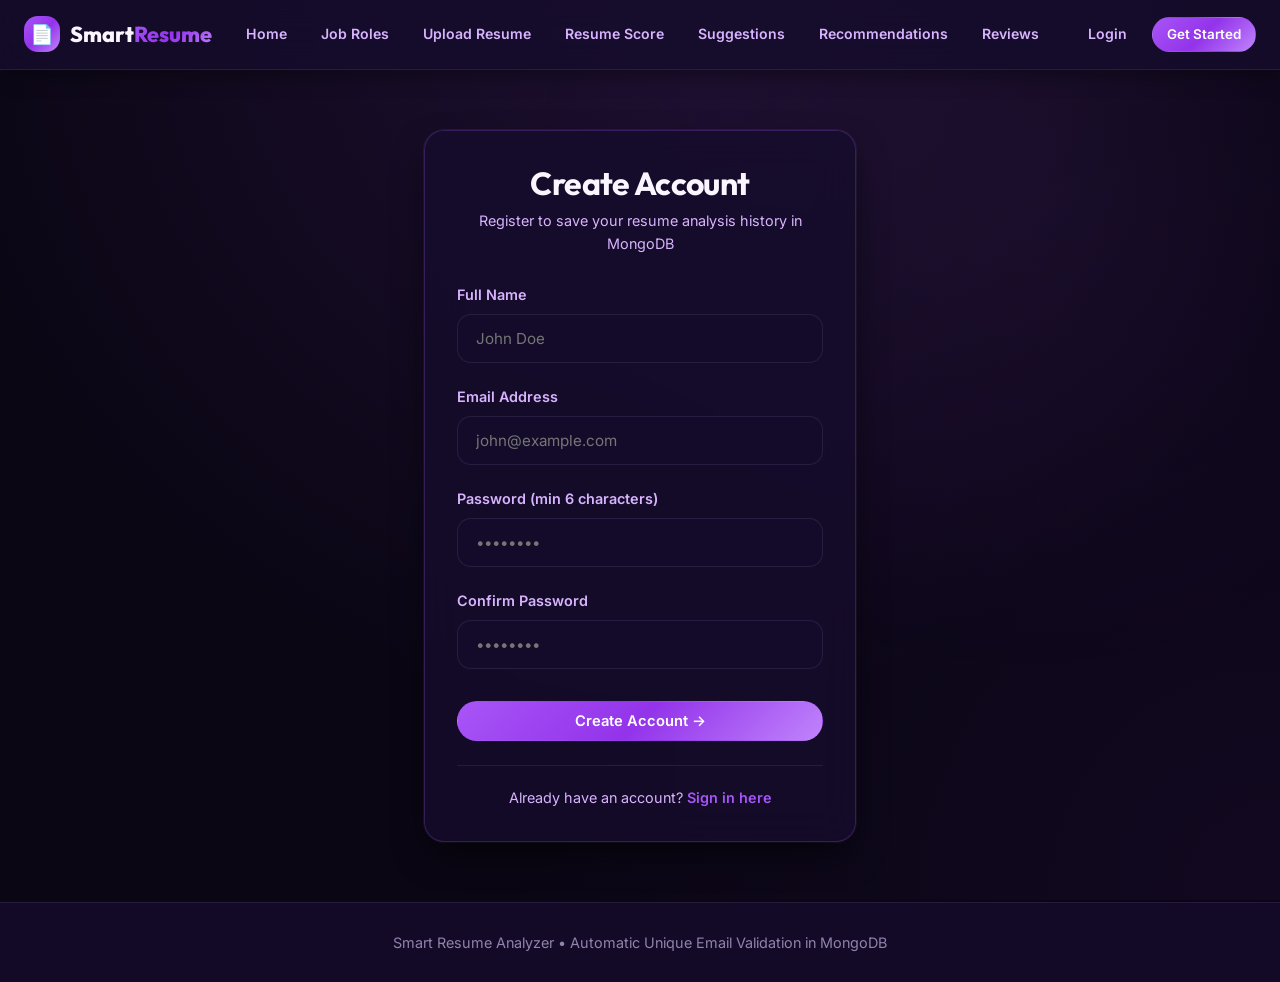
<file: Smart Resume Analyzer/frontend/register.html>
<!DOCTYPE html>
<html lang="en">
<head>
    <meta charset="UTF-8">
    <meta name="viewport" content="width=device-width, initial-scale=1.0">
    <title>Register - Smart Resume Analyzer</title>
    <link rel="stylesheet" href="css/style.css?v=3">
</head>
<body>

    <nav class="navbar">
        <div class="container nav-container">
            <a href="index.html" class="logo">
                <div class="logo-icon">📄</div>
                <span>Smart<span class="gradient-text">Resume</span></span>
            </a>
            <ul class="nav-links">
                <li><a href="index.html" class="nav-link">Home</a></li>
                <li><a href="job_role.html" class="nav-link">Job Roles</a></li>
                <li><a href="upload.html" class="nav-link">Upload Resume</a></li>
                <li><a href="score.html" class="nav-link">Resume Score</a></li>
                <li><a href="suggestions.html" class="nav-link">Suggestions</a></li>
                <li><a href="recommendations.html" class="nav-link">Recommendations</a></li>
                <li><a href="review.html" class="nav-link">Reviews</a></li>
            </ul>
            <div id="nav-user-area"></div>
        </div>
    </nav>

    <main style="flex:1; display:flex; align-items:center; justify-content:center; padding:60px 0;">
        <div class="container" style="max-width:480px;">
            <div class="card">
                <div style="text-align:center; margin-bottom:28px;">
                    <h2 style="font-size:2rem; margin-bottom:6px;">Create Account</h2>
                    <p style="color:var(--text-secondary); font-size:0.9rem;">Register to save your resume analysis history in MongoDB</p>
                </div>

                <form id="register-form">
                    <div class="form-group">
                        <label class="form-label" for="reg-name">Full Name</label>
                        <input type="text" id="reg-name" class="form-input" placeholder="John Doe" required>
                    </div>

                    <div class="form-group">
                        <label class="form-label" for="reg-email">Email Address</label>
                        <input type="email" id="reg-email" class="form-input" placeholder="john@example.com" required>
                    </div>

                    <div class="form-group">
                        <label class="form-label" for="reg-password">Password (min 6 characters)</label>
                        <input type="password" id="reg-password" class="form-input" placeholder="••••••••" required>
                    </div>

                    <div class="form-group">
                        <label class="form-label" for="reg-confirm">Confirm Password</label>
                        <input type="password" id="reg-confirm" class="form-input" placeholder="••••••••" required>
                    </div>

                    <button type="submit" class="btn btn-primary" style="width:100%; margin-top:10px;">
                        Create Account →
                    </button>
                </form>

                <div style="margin-top:24px; padding-top:20px; border-top:1px solid var(--border-color); text-align:center; font-size:0.9rem; color:var(--text-secondary);">
                    Already have an account? <a href="login.html" style="font-weight:600;">Sign in here</a>
                </div>
            </div>
        </div>
    </main>

    <footer class="footer">
        <div class="container">
            <p>Smart Resume Analyzer • Automatic Unique Email Validation in MongoDB</p>
        </div>
    </footer>

    <script src="js/diagram-background.js"></script>
    <script src="js/config.js"></script>
    <script src="js/auth.js"></script>
</body>
</html>
</file>
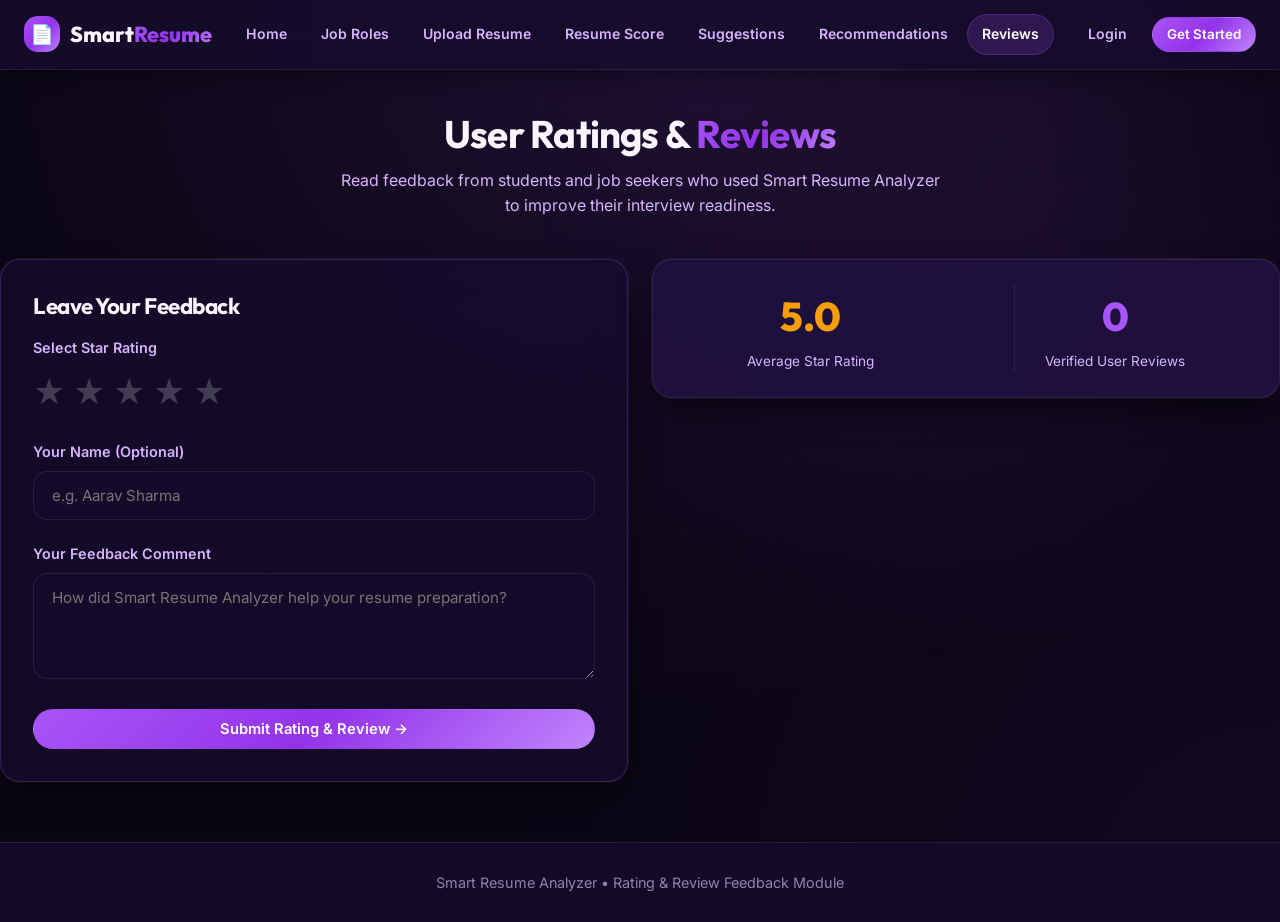
<file: Smart Resume Analyzer/frontend/review.html>
<!DOCTYPE html>
<html lang="en">
<head>
    <meta charset="UTF-8">
    <meta name="viewport" content="width=device-width, initial-scale=1.0">
    <title>Ratings & Reviews - Smart Resume Analyzer</title>
    <link rel="stylesheet" href="css/style.css?v=3">
    <style>
        .star-rating-input span {
            font-size: 2rem;
            cursor: pointer;
            color: rgba(255, 255, 255, 0.2);
            transition: color 0.2s, transform 0.2s;
        }
        .star-rating-input span:hover {
            transform: scale(1.15);
        }
    </style>
</head>
<body>

    <nav class="navbar">
        <div class="container nav-container">
            <a href="index.html" class="logo">
                <div class="logo-icon">📄</div>
                <span>Smart<span class="gradient-text">Resume</span></span>
            </a>
            <ul class="nav-links">
                <li><a href="index.html" class="nav-link">Home</a></li>
                <li><a href="job_role.html" class="nav-link">Job Roles</a></li>
                <li><a href="upload.html" class="nav-link">Upload Resume</a></li>
                <li><a href="score.html" class="nav-link">Resume Score</a></li>
                <li><a href="suggestions.html" class="nav-link">Suggestions</a></li>
                <li><a href="recommendations.html" class="nav-link">Recommendations</a></li>
                <li><a href="review.html" class="nav-link active">Reviews</a></li>
            </ul>
            <div id="nav-user-area"></div>
        </div>
    </nav>

    <main class="container" style="padding: 40px 0 60px;">
        <div style="text-align:center; margin-bottom:40px;">
            <h1 style="font-size:2.4rem; margin-bottom:10px;">User Ratings &amp; <span class="gradient-text">Reviews</span></h1>
            <p style="color:var(--text-secondary); max-width:600px; margin:0 auto;">
                Read feedback from students and job seekers who used Smart Resume Analyzer to improve their interview readiness.
            </p>
        </div>

        <div class="grid grid-2" style="align-items:start;">
            <!-- Submit Review Form Card -->
            <div class="card">
                <h3 style="font-size:1.4rem; margin-bottom:16px;">Leave Your Feedback</h3>
                <form id="review-form">
                    <div class="form-group">
                        <label class="form-label">Select Star Rating</label>
                        <div class="star-rating-input" style="display:flex; gap:8px;">
                            <span>★</span><span>★</span><span>★</span><span>★</span><span>★</span>
                        </div>
                    </div>

                    <div class="form-group">
                        <label class="form-label" for="review-username">Your Name (Optional)</label>
                        <input type="text" id="review-username" class="form-input" placeholder="e.g. Aarav Sharma">
                    </div>

                    <div class="form-group">
                        <label class="form-label" for="review-comment">Your Feedback Comment</label>
                        <textarea id="review-comment" class="form-textarea" rows="4" placeholder="How did Smart Resume Analyzer help your resume preparation?" required></textarea>
                    </div>

                    <button type="submit" class="btn btn-primary" style="width:100%;">
                        Submit Rating &amp; Review →
                    </button>
                </form>
            </div>

            <!-- Published Reviews Feed -->
            <div>
                <div style="background:var(--bg-surface-elevated); border:1px solid var(--border-color); border-radius:var(--radius-lg); padding:24px; margin-bottom:24px; display:flex; justify-content:space-around; text-align:center; box-shadow:var(--glass-shadow); backdrop-filter:var(--backdrop-blur);">
                    <div>
                        <div id="avg-rating-display" style="font-size:2.5rem; font-weight:800; color:#f59e0b; font-family:'Outfit';">5.0</div>
                        <span style="font-size:0.85rem; color:var(--text-secondary);">Average Star Rating</span>
                    </div>
                    <div style="border-left:1px solid var(--border-color); padding-left:30px;">
                        <div id="total-reviews-count" style="font-size:2.5rem; font-weight:800; color:var(--accent-primary); font-family:'Outfit';">0</div>
                        <span style="font-size:0.85rem; color:var(--text-secondary);">Verified User Reviews</span>
                    </div>
                </div>

                <div id="reviews-feed">
                    <!-- Populated dynamically by review.js -->
                </div>
            </div>
        </div>
    </main>

    <footer class="footer">
        <div class="container">
            <p>Smart Resume Analyzer • Rating &amp; Review Feedback Module</p>
        </div>
    </footer>

    <script src="js/diagram-background.js"></script>
    <script src="js/config.js"></script>
    <script src="js/review.js"></script>
</body>
</html>
</file>
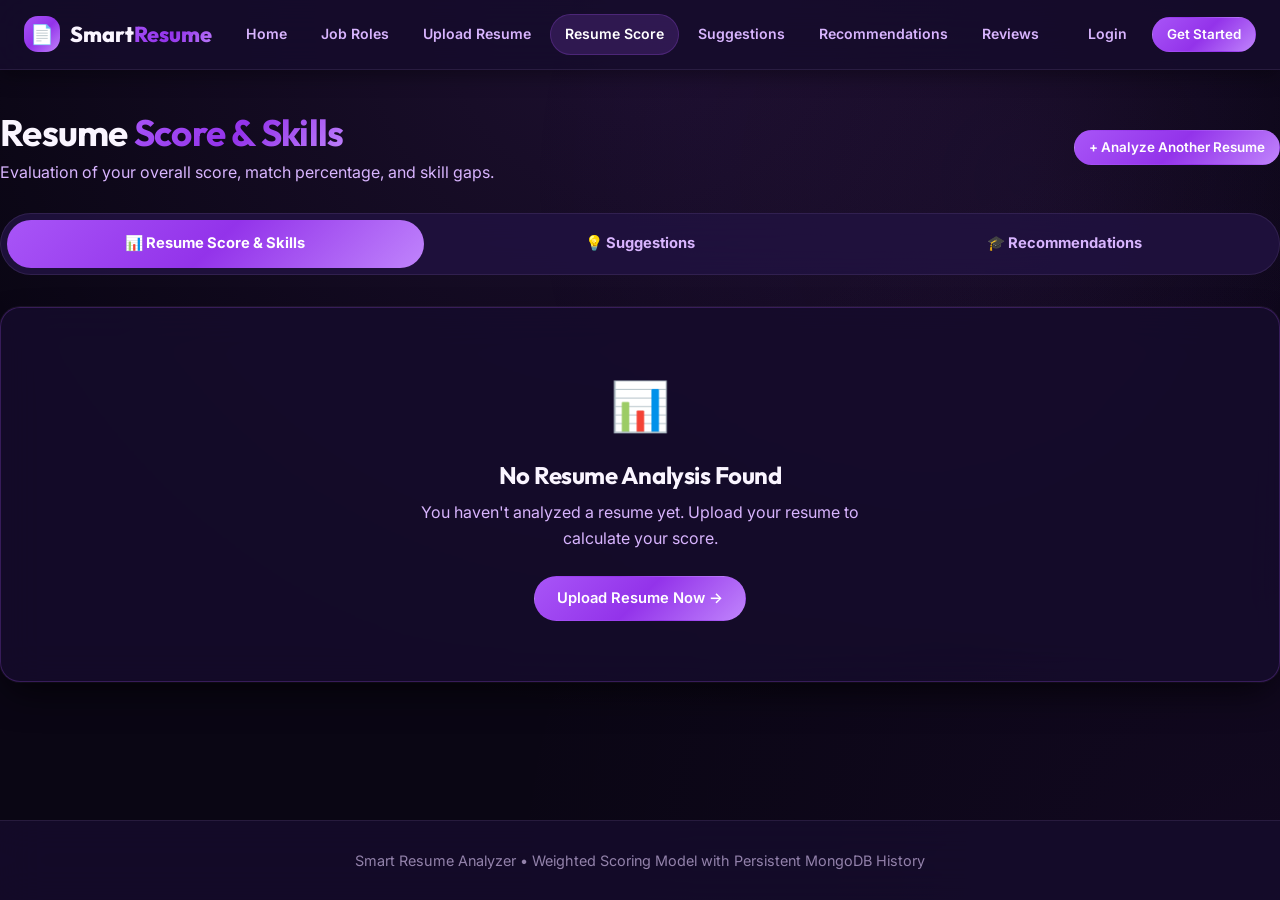
<file: Smart Resume Analyzer/frontend/score.html>
<!DOCTYPE html>
<html lang="en">

<head>
    <meta charset="UTF-8">
    <meta name="viewport" content="width=device-width, initial-scale=1.0">
    <title>Resume Score - Smart Resume Analyzer</title>
    <meta name="description"
        content="View your resume's overall score, letter grade, and detailed skill match breakdown.">
    <link rel="stylesheet" href="css/style.css?v=3">
    <style>
        /* ── Score Radial & Displays ────────────────────────── */
        .score-big {
            font-size: 4.8rem;
            font-weight: 900;
            font-family: 'Outfit', sans-serif;
            background: var(--gradient-primary);
            -webkit-background-clip: text;
            -webkit-text-fill-color: transparent;
            background-clip: text;
            line-height: 1;
        }

        .grade-badge {
            display: inline-block;
            padding: 6px 18px;
            border-radius: var(--radius-full);
            font-size: 0.9rem;
            font-weight: 800;
            margin-top: 12px;
            letter-spacing: 0.5px;
        }

        /* ── Progress bar ───────────────────────────────────── */
        .factor-bar-wrap {
            display: flex;
            flex-direction: column;
            gap: 14px;
        }

        .factor-row label {
            display: flex;
            justify-content: space-between;
            font-size: 0.85rem;
            margin-bottom: 5px;
            color: var(--text-secondary);
        }

        .factor-row label strong {
            color: var(--text-primary);
        }

        .bar-track {
            height: 8px;
            background: rgba(255, 255, 255, 0.08);
            border-radius: 4px;
            overflow: hidden;
        }

        .bar-fill {
            height: 100%;
            border-radius: 4px;
            transition: width 0.6s ease;
        }

        /* ── Skill grid ─────────────────────────────────────── */
        .skill-grid {
            display: flex;
            flex-wrap: wrap;
            gap: 8px;
        }
    </style>
</head>

<body>

    <!-- Navbar -->
    <nav class="navbar">
        <div class="container nav-container">
            <a href="index.html" class="logo">
                <div class="logo-icon">📄</div>
                <span>Smart<span class="gradient-text">Resume</span></span>
            </a>
            <ul class="nav-links">
                <li><a href="index.html" class="nav-link">Home</a></li>
                <li><a href="job_role.html" class="nav-link">Job Roles</a></li>
                <li><a href="upload.html" class="nav-link">Upload Resume</a></li>
                <li><a href="score.html" class="nav-link active">Resume Score</a></li>
                <li><a href="suggestions.html" class="nav-link">Suggestions</a></li>
                <li><a href="recommendations.html" class="nav-link">Recommendations</a></li>
                <li><a href="review.html" class="nav-link">Reviews</a></li>
            </ul>
            <div id="nav-user-area"></div>
        </div>
    </nav>

    <main class="container" style="padding: 40px 0 60px;">

        <!-- Page header -->
        <div
            style="display:flex; justify-content:space-between; align-items:center; margin-bottom:28px; flex-wrap:wrap; gap:12px;">
            <div>
                <h1 style="font-size:2.3rem;">Resume <span class="gradient-text">Score &amp; Skills</span></h1>
                <p style="color:var(--text-secondary); margin-top:4px;">Evaluation of your overall score, match
                    percentage, and skill gaps.</p>
            </div>
            <a href="upload.html" class="btn btn-primary btn-sm">+ Analyze Another Resume</a>
        </div>

        <!-- Result Tabs -->
        <div class="result-tabs">
            <a href="score.html" class="result-tab active">📊 Resume Score &amp; Skills</a>
            <a href="suggestions.html" class="result-tab">💡 Suggestions</a>
            <a href="recommendations.html" class="result-tab">🎓 Recommendations</a>
        </div>

        <!-- No Data State -->
        <div id="dashboard-no-data" class="card" style="text-align:center; padding:60px 20px; display:none;">
            <div style="font-size:3rem; margin-bottom:16px;">📊</div>
            <h2 style="margin-bottom:10px;">No Resume Analysis Found</h2>
            <p style="color:var(--text-secondary); max-width:500px; margin:0 auto 24px;">
                You haven't analyzed a resume yet. Upload your resume to calculate your score.
            </p>
            <a href="upload.html" class="btn btn-primary">Upload Resume Now →</a>
        </div>

        <!-- Main Score Content -->
        <div id="dashboard-main-content" style="display:none;">

            <!-- Top 3 Metric Cards -->
            <div class="grid grid-3" style="margin-bottom:28px;">

                <!-- Overall Score Card -->
                <div class="card score-circle-wrap" style="text-align:center; padding:32px 20px;">
                    <div
                        style="font-size:0.8rem; color:var(--text-muted); text-transform:uppercase; font-weight:700; letter-spacing:0.5px; margin-bottom:12px;">
                        OVERALL RESUME SCORE</div>
                    <div id="dash-score-value" class="score-big">0</div>
                    <div style="color:var(--text-muted); font-size:0.85rem; margin-top:4px;">OUT OF 100</div>
                    <div id="dash-score-grade" class="grade-badge"
                        style="background:rgba(249,115,22,0.15); border:1px solid rgba(249,115,22,0.3); color:var(--accent-orange);">
                        Evaluating...
                    </div>
                </div>

                <!-- Role & Match % -->
                <div class="card" style="display:flex; flex-direction:column; justify-content:center; gap:20px;">
                    <div>
                        <div
                            style="font-size:0.8rem; color:var(--text-muted); text-transform:uppercase; font-weight:700; margin-bottom:4px;">
                            Target Job Role</div>
                        <div id="dash-target-role" style="font-size:1.5rem; font-weight:800; color:var(--accent-orange);">
                            —</div>
                    </div>
                    <div>
                        <div
                            style="font-size:0.8rem; color:var(--text-muted); text-transform:uppercase; font-weight:700; margin-bottom:4px;">
                            Skill Match Benchmark</div>
                        <div id="dash-skill-match-pct"
                            style="font-size:2.4rem; font-weight:900; color:var(--accent-emerald); font-family:'Outfit';">
                            0%</div>
                    </div>
                </div>

                <!-- 5-Factor Score Breakdown -->
                <div class="card">
                    <h3
                        style="font-size:1rem; margin-bottom:16px; color:var(--text-secondary); text-transform:uppercase; font-weight:700; letter-spacing:0.5px;">
                        Score Factor Breakdown</h3>
                    <div id="dash-score-breakdown" class="factor-bar-wrap">
                        <!-- Rendered by dashboard.js -->
                    </div>
                </div>
            </div>

            <!-- Skills Comparison -->
            <div class="grid grid-2" style="margin-bottom:32px;">
                <div class="card">
                    <h3 style="color:#34d399; margin-bottom:6px; font-size:1.15rem;">✓ Matched Skills</h3>
                    <p style="color:var(--text-secondary); font-size:0.85rem; margin-bottom:16px;">Skills found in your
                        resume matching target role requirements:</p>
                    <div id="dash-matched-skills" class="skill-grid"></div>
                </div>

                <div class="card">
                    <h3 style="color:#fb7185; margin-bottom:6px; font-size:1.15rem;">⚠ Missing Skills Gap</h3>
                    <p style="color:var(--text-secondary); font-size:0.85rem; margin-bottom:16px;">Skills required by
                        this role that were not detected in your resume:</p>
                    <div id="dash-missing-skills" class="skill-grid"></div>
                </div>
            </div>

            <!-- Next Step Direct Action Box -->
            <div class="card"
                style="background:linear-gradient(135deg, rgba(0, 240, 255, 0.12), rgba(99, 102, 241, 0.14)); border:1px solid var(--border-glow); padding:28px; text-align:center; margin-bottom:36px;">
                <h3 style="font-size:1.4rem; margin-bottom:8px;">Ready to View Your Personalized Suggestions?</h3>
                <p style="color:var(--text-secondary); max-width:600px; margin:0 auto 20px; font-size:0.95rem;">
                    See how to acquire missing skills and optimize your resume keywords with tailored learning paths.
                </p>
                <a href="suggestions.html" class="btn btn-primary" style="padding:14px 36px; font-size:1.05rem;">
                    👉 View Personalized Suggestions →
                </a>
            </div>

            <!-- Previous Analysis History -->
            <div class="card">
                <h3 style="font-size:1.3rem; margin-bottom:16px;">Previous Resume Analyses</h3>
                <div class="table-responsive">
                    <table class="table">
                        <thead>
                            <tr>
                                <th>#</th>
                                <th>Target Job Role</th>
                                <th>Overall Score</th>
                                <th>Skill Match %</th>
                                <th>Date</th>
                            </tr>
                        </thead>
                        <tbody id="history-table-body">
                            <!-- Populated by dashboard.js -->
                        </tbody>
                    </table>
                </div>
            </div>
        </div>
    </main>

    <footer class="footer">
        <div class="container">
            <p>Smart Resume Analyzer • Weighted Scoring Model with Persistent MongoDB History</p>
        </div>
    </footer>

    <script src="js/diagram-background.js"></script>
    <script src="js/config.js"></script>
    <script src="js/dashboard.js"></script>
</body>

</html>
</file>
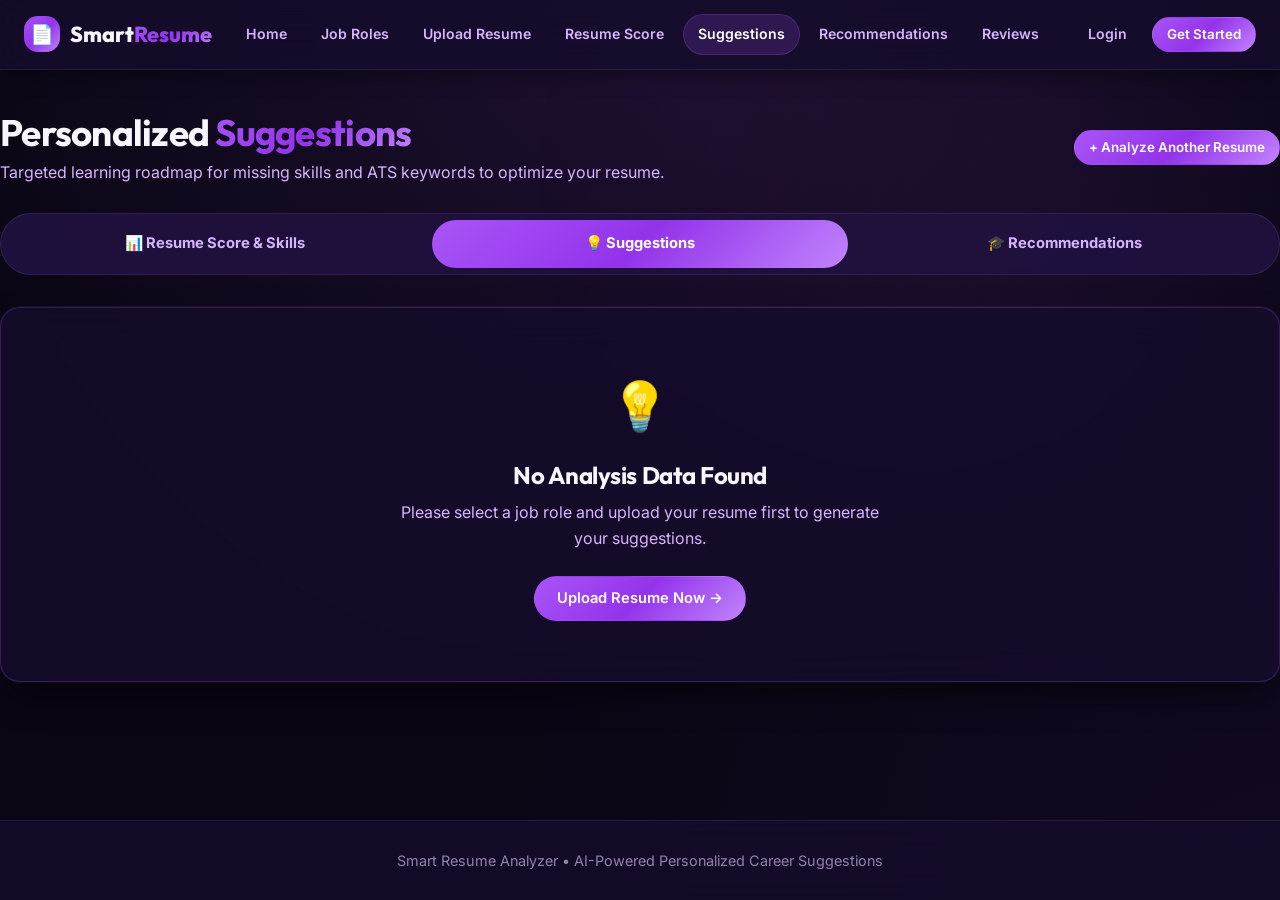
<file: Smart Resume Analyzer/frontend/suggestions.html>
<!DOCTYPE html>
<html lang="en">

<head>
    <meta charset="UTF-8">
    <meta name="viewport" content="width=device-width, initial-scale=1.0">
    <title>Suggestions – Smart Resume Analyzer</title>
    <meta name="description"
        content="Personalized skill improvement roadmaps and ATS keyword suggestions for your resume.">
    <link rel="stylesheet" href="css/style.css?v=3">
    <style>
        .sug-card {
            background: var(--bg-surface);
            border: 1px solid var(--border-color);
            border-radius: var(--radius-md);
            padding: 18px 22px;
            margin-bottom: 14px;
            transition: border-color 0.2s, transform 0.2s;
        }

        .sug-card:hover {
            border-color: var(--border-glow);
            transform: translateY(-2px);
            box-shadow: 0 4px 18px var(--glow-shadow);
        }

        .sug-card-title {
            font-weight: 700;
            font-size: 1.05rem;
        }

        .sug-card-sub {
            font-size: 0.9rem;
            color: var(--text-secondary);
            line-height: 1.5;
        }

        .ats-chip {
            display: inline-block;
            background: rgba(255, 255, 255, 0.05);
            border: 1px solid var(--border-card);
            color: var(--accent-primary);
            border-radius: var(--radius-full);
            padding: 6px 16px;
            font-size: 0.85rem;
            font-weight: 600;
            margin: 5px;
            transition: transform 0.2s;
        }

        .ats-chip:hover {
            transform: scale(1.05);
            border-color: var(--border-glow);
            box-shadow: 0 0 12px var(--glow-shadow);
        }
    </style>
</head>

<body>

    <!-- Navbar -->
    <nav class="navbar">
        <div class="container nav-container">
            <a href="index.html" class="logo">
                <div class="logo-icon">📄</div>
                <span>Smart<span class="gradient-text">Resume</span></span>
            </a>
            <ul class="nav-links">
                <li><a href="index.html" class="nav-link">Home</a></li>
                <li><a href="job_role.html" class="nav-link">Job Roles</a></li>
                <li><a href="upload.html" class="nav-link">Upload Resume</a></li>
                <li><a href="score.html" class="nav-link">Resume Score</a></li>
                <li><a href="suggestions.html" class="nav-link active">Suggestions</a></li>
                <li><a href="recommendations.html" class="nav-link">Recommendations</a></li>
                <li><a href="review.html" class="nav-link">Reviews</a></li>
            </ul>
            <div id="nav-user-area"></div>
        </div>
    </nav>

    <main class="container" style="padding: 40px 0 60px;">

        <!-- Page header -->
        <div
            style="display:flex; justify-content:space-between; align-items:center; margin-bottom:28px; flex-wrap:wrap; gap:12px;">
            <div>
                <h1 style="font-size:2.3rem;">Personalized <span class="gradient-text">Suggestions</span></h1>
                <p style="color:var(--text-secondary); margin-top:4px;">Targeted learning roadmap for missing skills and
                    ATS keywords to optimize your resume.</p>
            </div>
            <a href="upload.html" class="btn btn-primary btn-sm">+ Analyze Another Resume</a>
        </div>

        <!-- Result Tabs -->
        <div class="result-tabs">
            <a href="score.html" class="result-tab">📊 Resume Score &amp; Skills</a>
            <a href="suggestions.html" class="result-tab active">💡 Suggestions</a>
            <a href="recommendations.html" class="result-tab">🎓 Recommendations</a>
        </div>

        <!-- No Data State -->
        <div id="sug-no-data" class="card" style="text-align:center; padding:60px 20px; display:none;">
            <div style="font-size:3rem; margin-bottom:16px;">💡</div>
            <h2 style="margin-bottom:10px;">No Analysis Data Found</h2>
            <p style="color:var(--text-secondary); max-width:500px; margin:0 auto 24px;">
                Please select a job role and upload your resume first to generate your suggestions.
            </p>
            <a href="upload.html" class="btn btn-primary">Upload Resume Now →</a>
        </div>

        <!-- Suggestions Content -->
        <div id="sug-main-content" style="display:none;">

            <!-- Missing Skills Section -->
            <div class="card" style="margin-bottom:28px;">
                <div style="display:flex; align-items:center; gap:12px; margin-bottom:6px;">
                    <div style="font-size:2rem;">🧠</div>
                    <div>
                        <h2 style="font-size:1.4rem; margin:0;">Missing Skills – Learning Roadmap</h2>
                        <p style="color:var(--text-secondary); font-size:0.88rem; margin-top:2px;">
                            Detailed guidance on how to acquire and demonstrate each skill required by your target job
                            role.
                        </p>
                    </div>
                </div>
                <hr style="border-color:var(--border-color); margin:16px 0;">
                <div id="sug-skills-list">
                    <!-- Rendered by suggestions.js -->
                </div>
            </div>

            <!-- ATS Keywords Section -->
            <div class="card" style="margin-bottom:28px;">
                <div style="display:flex; align-items:center; gap:12px; margin-bottom:6px;">
                    <div style="font-size:2rem;">🏷️</div>
                    <div>
                        <h2 style="font-size:1.4rem; margin:0;">ATS Keyword Optimization</h2>
                        <p style="color:var(--text-secondary); font-size:0.88rem; margin-top:2px;">
                            Add these exact keywords to your resume to pass automated Applicant Tracking Systems.
                        </p>
                    </div>
                </div>
                <hr style="border-color:var(--border-color); margin:16px 0;">
                <div id="sug-keywords-wrap" style="padding: 4px 0;"></div>
            </div>

            <!-- Navigation Box -->
            <div style="display:flex; gap:16px; flex-wrap:wrap; margin-top:16px;">
                <a href="score.html" class="btn btn-secondary"
                    style="flex:1; text-align:center; padding:16px; font-size:1rem;">
                    ← Back to Resume Score
                </a>
                <a href="recommendations.html" class="btn btn-primary"
                    style="flex:1; text-align:center; padding:16px; font-size:1rem;">
                    👉 View Career Recommendations →
                </a>
            </div>
        </div>
    </main>

    <footer class="footer">
        <div class="container">
            <p>Smart Resume Analyzer • AI-Powered Personalized Career Suggestions</p>
        </div>
    </footer>

    <script src="js/diagram-background.js"></script>
    <script src="js/config.js"></script>
    <script src="js/suggestions.js"></script>
</body>

</html>
</file>
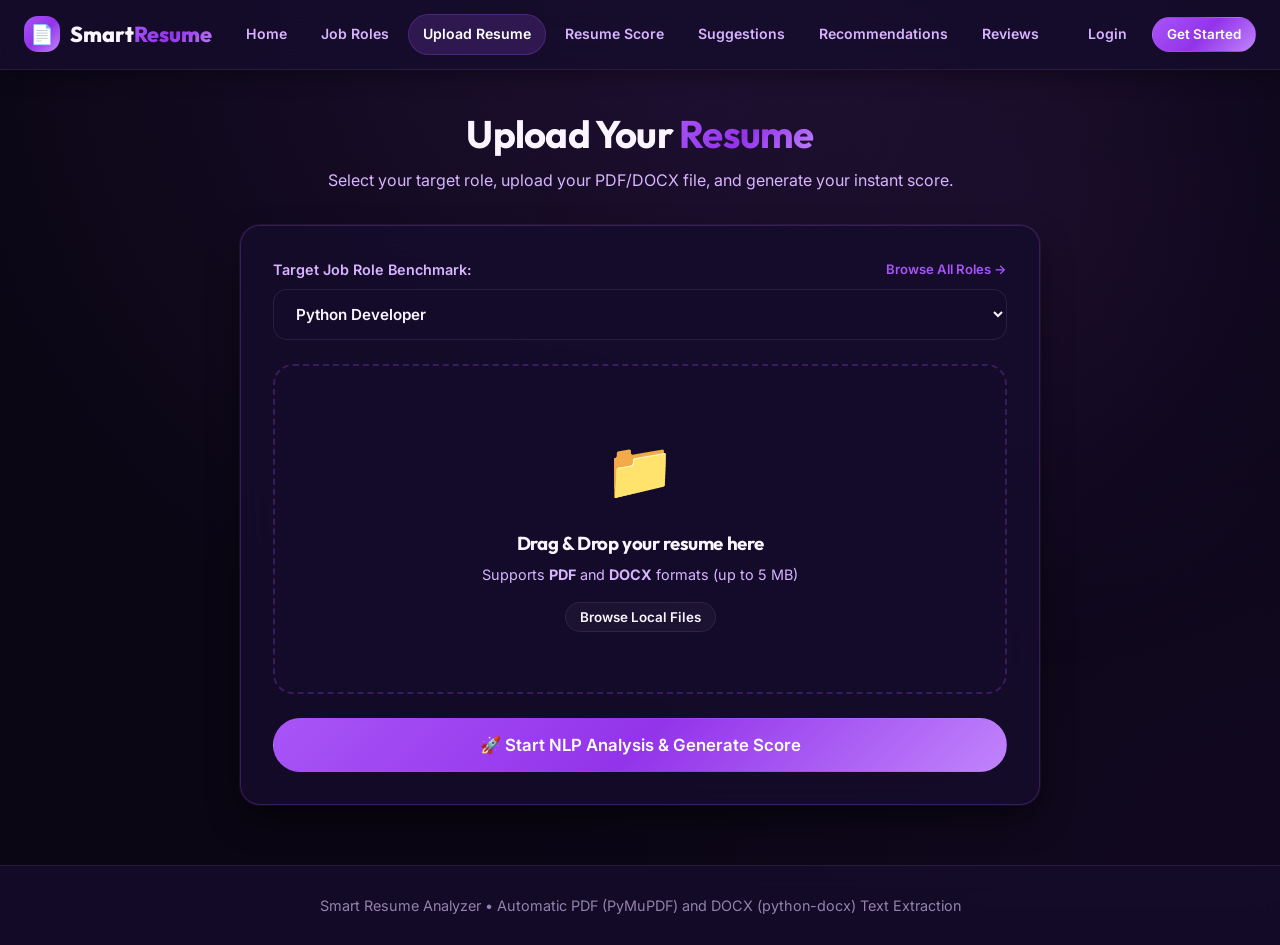
<file: Smart Resume Analyzer/frontend/upload.html>
<!DOCTYPE html>
<html lang="en">
<head>
    <meta charset="UTF-8">
    <meta name="viewport" content="width=device-width, initial-scale=1.0">
    <title>Upload Resume - Smart Resume Analyzer</title>
    <link rel="stylesheet" href="css/style.css?v=3">
    <style>
        .spinning-loader {
            display: inline-block;
            animation: spin 2s linear infinite;
        }
        @keyframes spin { 100% { transform: rotate(360deg); } }
    </style>
</head>
<body>

    <nav class="navbar">
        <div class="container nav-container">
            <a href="index.html" class="logo">
                <div class="logo-icon">📄</div>
                <span>Smart<span class="gradient-text">Resume</span></span>
            </a>
            <ul class="nav-links">
                <li><a href="index.html" class="nav-link">Home</a></li>
                <li><a href="job_role.html" class="nav-link">Job Roles</a></li>
                <li><a href="upload.html" class="nav-link active">Upload Resume</a></li>
                <li><a href="score.html" class="nav-link">Resume Score</a></li>
                <li><a href="suggestions.html" class="nav-link">Suggestions</a></li>
                <li><a href="recommendations.html" class="nav-link">Recommendations</a></li>
                <li><a href="review.html" class="nav-link">Reviews</a></li>
            </ul>
            <div id="nav-user-area"></div>
        </div>
    </nav>

    <main class="container" style="padding: 40px 0 60px; max-width:800px;">
        <div style="text-align:center; margin-bottom:32px;">
            <h1 style="font-size:2.4rem; margin-bottom:10px;">Upload Your <span class="gradient-text">Resume</span></h1>
            <p style="color:var(--text-secondary);">Select your target role, upload your PDF/DOCX file, and generate your instant score.</p>
        </div>

        <form id="upload-form" class="card">
            <!-- Target Role Selector -->
            <div class="form-group" style="margin-bottom: 24px;">
                <label class="form-label" for="target-role-select" style="display:flex; justify-content:space-between; align-items:center;">
                    <span>Target Job Role Benchmark:</span>
                    <a href="job_role.html" style="font-size:0.82rem; font-weight:600;">Browse All Roles →</a>
                </label>
                <select id="target-role-select" class="form-select" style="font-weight:600; color:var(--text-primary);" required>
                    <option value="">⏳ Loading job roles...</option>
                </select>
            </div>

            <!-- Drag & Drop Zone -->
            <div id="resume-dropzone" class="dropzone" style="margin-bottom:24px;">
                <span class="upload-icon">📁</span>
                <h3 style="margin-bottom:8px;">Drag &amp; Drop your resume here</h3>
                <p style="color:var(--text-secondary); font-size:0.9rem; margin-bottom:16px;">Supports <strong>PDF</strong> and <strong>DOCX</strong> formats (up to 5 MB)</p>
                <button type="button" class="btn btn-secondary btn-sm">Browse Local Files</button>
                <input type="file" id="resume-file-input" accept=".pdf,.docx" style="display:none;">
            </div>

            <div id="file-preview" style="display:none; margin-bottom:24px;"></div>

            <button type="submit" id="btn-analyze-submit" class="btn btn-primary" style="width:100%; padding:16px; font-size:1.05rem;">
                🚀 Start NLP Analysis &amp; Generate Score
            </button>
        </form>

        <div id="analysis-progress" style="margin-top:28px; display:none;"></div>
    </main>

    <footer class="footer">
        <div class="container">
            <p>Smart Resume Analyzer • Automatic PDF (PyMuPDF) and DOCX (python-docx) Text Extraction</p>
        </div>
    </footer>

    <script src="js/diagram-background.js"></script>
    <script src="js/config.js"></script>
    <script src="js/upload.js"></script>
</body>
</html>
</file>
<file: Smart Resume Analyzer/frontend/css/style.css>
/* ==========================================================================
   Smart Resume Analyzer - Single Elegant Violet Luxury Theme
   ========================================================================== */

@import url('https://fonts.googleapis.com/css2?family=Inter:wght@300;400;500;600;700;800&family=Outfit:wght@400;500;600;700;800;900&family=JetBrains+Mono:wght@400;500;600&display=swap');

:root {
    /* 🔮 Single Elegant Theme: Royal Violet & Amethyst Luxury */
    --bg-primary: #0a0614;
    --bg-secondary: #120a24;
    --bg-surface: rgba(22, 12, 44, 0.85);
    --bg-surface-elevated: rgba(32, 18, 62, 0.92);
    --bg-card: rgba(255, 255, 255, 0.035);
    --bg-card-hover: rgba(255, 255, 255, 0.065);

    /* Text Tones */
    --text-primary: #faf5ff;
    --text-secondary: #d8b4fe;
    --text-muted: #9382ab;

    /* Theme Accents (Refined Royal Violet & Orchid) */
    --accent-primary: #a855f7;
    --accent-secondary: #8b5cf6;
    --accent-tertiary: #c084fc;
    --accent-emerald: #10b981;
    --accent-amber: #f59e0b;
    --accent-rose: #f43f5e;
    --accent-cyan: #c084fc;
    --accent-orange: #f97316;
    --accent-violet: #a855f7;
    --accent-magenta: #d946ef;
    --accent-teal: #a855f7;
    --accent-yellow: #fde047;
    --accent-pink: #f472b6;
    --accent-indigo: #8b5cf6;
    --accent-blue: #a855f7;
    --accent-purple: #9333ea;

    /* Violet Gradients */
    --gradient-primary: linear-gradient(135deg, #a855f7 0%, #9333ea 50%, #c084fc 100%);
    --gradient-accent: linear-gradient(135deg, #9333ea 0%, #d946ef 100%);
    --gradient-warm: linear-gradient(135deg, #a855f7 0%, #f43f5e 100%);
    --gradient-success: linear-gradient(135deg, #10b981 0%, #059669 100%);
    --gradient-warning: linear-gradient(135deg, #f59e0b 0%, #d97706 100%);
    --gradient-danger: linear-gradient(135deg, #f43f5e 0%, #e11d48 100%);
    --gradient-glow: radial-gradient(circle, rgba(168, 85, 247, 0.20) 0%, transparent 70%);

    /* UI Borders & Glass */
    --border-color: rgba(216, 180, 254, 0.10);
    --border-card: rgba(168, 85, 247, 0.24);
    --border-glow: rgba(168, 85, 247, 0.50);
    --glass-shadow: 0 16px 36px -8px rgba(0, 0, 0, 0.7), 0 0 0 1px rgba(216, 180, 254, 0.08);
    --glow-shadow: 0 4px 20px rgba(168, 85, 247, 0.30);
    --backdrop-blur: blur(20px);

    /* Layout & Sizing */
    --radius-sm: 8px;
    --radius-md: 14px;
    --radius-lg: 20px;
    --radius-xl: 28px;
    --radius-full: 9999px;
    --transition: all 0.2s cubic-bezier(0.4, 0, 0.2, 1);
}

/* ==========================================================================
   Reset & Base
   ========================================================================== */
* {
    margin: 0;
    padding: 0;
    box-sizing: border-box;
}

html {
    scroll-behavior: smooth;
}

body {
    font-family: 'Inter', -apple-system, BlinkMacSystemFont, sans-serif;
    background-color: var(--bg-primary);
    color: var(--text-primary);
    min-height: 100vh;
    display: flex;
    flex-direction: column;
    overflow-x: hidden;
    line-height: 1.6;
    position: relative;
    background-image: 
        radial-gradient(circle at 50% 0%, rgba(168, 85, 247, 0.12) 0%, transparent 65%),
        radial-gradient(circle at 100% 100%, rgba(147, 51, 234, 0.06) 0%, transparent 50%);
    background-attachment: fixed;
}

.bg-elegant-backdrop {
    position: fixed;
    top: 0;
    left: 0;
    width: 100vw;
    height: 100vh;
    pointer-events: none;
    z-index: 0;
    background: radial-gradient(circle at 80% 20%, rgba(168, 85, 247, 0.06) 0%, transparent 40%);
}

/* Typography */
h1, h2, h3, h4, h5, h6 {
    font-family: 'Outfit', sans-serif;
    color: var(--text-primary);
    line-height: 1.25;
    letter-spacing: -0.02em;
}

a {
    color: var(--accent-primary);
    text-decoration: none;
    transition: var(--transition);
}

a:hover {
    color: var(--text-primary);
}

/* Layout */
.container {
    width: 100%;
    max-width: 1280px;
    margin: 0 auto;
    padding: 0 24px;
    position: relative;
    z-index: 2;
}

/* ==========================================================================
   Navigation Bar
   ========================================================================== */
.navbar {
    position: sticky;
    top: 0;
    z-index: 1000;
    background: var(--bg-surface);
    backdrop-filter: var(--backdrop-blur);
    -webkit-backdrop-filter: var(--backdrop-blur);
    border-bottom: 1px solid var(--border-color);
    padding: 14px 0;
    box-shadow: 0 4px 20px rgba(0, 0, 0, 0.4);
    transition: var(--transition);
}

.nav-container {
    display: flex;
    align-items: center;
    justify-content: space-between;
    gap: 16px;
}

.logo {
    display: flex;
    align-items: center;
    gap: 10px;
    font-family: 'Outfit', sans-serif;
    font-size: 1.35rem;
    font-weight: 800;
    color: var(--text-primary);
    text-decoration: none;
    flex-shrink: 0;
    white-space: nowrap;
}

.logo-icon {
    width: 36px;
    height: 36px;
    border-radius: var(--radius-md);
    background: var(--gradient-primary);
    display: flex;
    align-items: center;
    justify-content: center;
    font-size: 1.2rem;
    box-shadow: 0 4px 14px var(--glow-shadow);
    color: #fff;
}

.nav-links {
    display: flex;
    align-items: center;
    gap: 4px;
    list-style: none;
    margin: 0;
    padding: 0;
    white-space: nowrap;
}

.nav-link {
    color: var(--text-secondary);
    font-weight: 600;
    font-size: 0.88rem;
    padding: 8px 14px;
    border-radius: var(--radius-full);
    transition: var(--transition);
    white-space: nowrap;
    display: inline-flex;
    align-items: center;
    border: 1px solid transparent;
}

.nav-link:hover {
    color: var(--text-primary);
    background: var(--bg-card-hover);
}

.nav-link.active {
    color: #ffffff;
    background: rgba(168, 85, 247, 0.18);
    border-color: var(--border-card);
}

#nav-user-area {
    display: inline-flex;
    align-items: center;
    gap: 10px;
    flex-shrink: 0;
    white-space: nowrap;
}

.user-badge {
    display: inline-flex;
    align-items: center;
    gap: 8px;
    background: var(--bg-card);
    padding: 5px 12px;
    border-radius: var(--radius-full);
    border: 1px solid var(--border-color);
}

.user-avatar {
    width: 26px;
    height: 26px;
    border-radius: 50%;
    background: var(--gradient-primary);
    display: flex;
    align-items: center;
    justify-content: center;
    font-weight: 700;
    font-size: 0.8rem;
    color: #fff;
}

/* ==========================================================================
   Buttons
   ========================================================================== */
.btn {
    display: inline-flex;
    align-items: center;
    justify-content: center;
    gap: 8px;
    padding: 10px 22px;
    font-size: 0.92rem;
    font-weight: 600;
    border-radius: var(--radius-full);
    border: 1px solid transparent;
    cursor: pointer;
    transition: var(--transition);
    text-decoration: none;
    white-space: nowrap;
    font-family: 'Inter', sans-serif;
    position: relative;
}

.btn-primary {
    background: var(--gradient-primary);
    color: #ffffff;
    box-shadow: 0 4px 16px var(--glow-shadow);
}

.btn-primary:hover {
    transform: translateY(-1px);
    box-shadow: 0 6px 24px var(--glow-shadow);
    color: #ffffff;
}

.btn-secondary {
    background: var(--bg-card);
    color: var(--text-primary);
    border: 1px solid var(--border-color);
    backdrop-filter: var(--backdrop-blur);
}

.btn-secondary:hover {
    background: var(--bg-card-hover);
    border-color: var(--border-card);
    color: #ffffff;
}

.btn-sm {
    padding: 6px 14px;
    font-size: 0.84rem;
}

.btn-danger {
    background: var(--gradient-danger);
    color: #fff;
    box-shadow: 0 4px 14px rgba(244, 63, 94, 0.35);
}

.btn-danger:hover {
    transform: translateY(-1px);
    box-shadow: 0 6px 20px rgba(244, 63, 94, 0.5);
}

/* ==========================================================================
   Cards & Glassmorphism Panels
   ========================================================================== */
.card {
    background: var(--bg-surface);
    backdrop-filter: var(--backdrop-blur);
    -webkit-backdrop-filter: var(--backdrop-blur);
    border: 1px solid var(--border-card);
    border-radius: var(--radius-lg);
    padding: 32px;
    box-shadow: var(--glass-shadow);
    transition: var(--transition);
    position: relative;
}

.card:hover {
    border-color: var(--border-glow);
}

/* Result Tab Bar */
.result-tabs {
    display: flex;
    gap: 8px;
    background: var(--bg-surface-elevated);
    border: 1px solid var(--border-color);
    border-radius: var(--radius-full);
    padding: 6px;
    margin-bottom: 32px;
    backdrop-filter: var(--backdrop-blur);
}

.result-tab {
    flex: 1;
    padding: 12px 20px;
    text-align: center;
    font-weight: 700;
    font-size: 0.92rem;
    color: var(--text-secondary);
    text-decoration: none;
    border-radius: var(--radius-full);
    transition: var(--transition);
    cursor: pointer;
    display: flex;
    align-items: center;
    justify-content: center;
    gap: 8px;
    white-space: nowrap;
}

.result-tab.active {
    background: var(--gradient-primary);
    color: #ffffff;
    box-shadow: 0 4px 16px var(--glow-shadow);
}

.result-tab:hover:not(.active) {
    background: var(--bg-card-hover);
    color: var(--text-primary);
}

/* ==========================================================================
   Hero Section
   ========================================================================== */
.hero {
    padding: 70px 0 50px;
    text-align: center;
    position: relative;
}

.hero-tag {
    display: inline-flex;
    align-items: center;
    gap: 6px;
    padding: 6px 18px;
    background: rgba(168, 85, 247, 0.12);
    border: 1px solid var(--border-card);
    border-radius: var(--radius-full);
    color: var(--accent-primary);
    font-size: 0.85rem;
    font-weight: 600;
    margin-bottom: 24px;
    letter-spacing: 0.3px;
}

.hero-title {
    font-size: 3.5rem;
    font-weight: 800;
    margin-bottom: 20px;
    letter-spacing: -1.2px;
}

.gradient-text {
    background: var(--gradient-primary);
    -webkit-background-clip: text;
    -webkit-text-fill-color: transparent;
    background-clip: text;
    display: inline-block;
}

.hero-subtitle {
    font-size: 1.15rem;
    color: var(--text-secondary);
    max-width: 720px;
    margin: 0 auto 36px;
    line-height: 1.7;
}

.hero-btns {
    display: flex;
    align-items: center;
    justify-content: center;
    gap: 16px;
    flex-wrap: wrap;
}

/* Media Showcase */
.hero-image-wrap {
    margin-top: 48px;
    position: relative;
    border-radius: var(--radius-xl);
    padding: 2px;
    background: var(--border-card);
    box-shadow: 0 20px 50px rgba(0, 0, 0, 0.6);
    max-width: 1060px;
    margin-left: auto;
    margin-right: auto;
}

.hero-image-wrap img {
    width: 100%;
    height: auto;
    border-radius: calc(var(--radius-xl) - 2px);
    display: block;
}

/* ==========================================================================
   Architecture Diagrams & Visual Suite
   ========================================================================== */
.diagram-section {
    padding: 60px 0;
    position: relative;
}

.diagram-header {
    text-align: center;
    margin-bottom: 40px;
}

.diagram-tag {
    display: inline-block;
    padding: 4px 14px;
    background: rgba(168, 85, 247, 0.12);
    border: 1px solid var(--border-card);
    border-radius: var(--radius-full);
    font-size: 0.8rem;
    font-weight: 700;
    color: var(--accent-primary);
    text-transform: uppercase;
    letter-spacing: 1px;
    margin-bottom: 12px;
}

.idiagram-card {
    background: var(--bg-surface-elevated);
    border: 1px solid var(--border-card);
    border-radius: var(--radius-xl);
    padding: 32px;
    box-shadow: var(--glass-shadow);
    backdrop-filter: var(--backdrop-blur);
    position: relative;
}

/* Flowchart / Pipeline Diagram Nodes */
.pipeline-flow {
    display: flex;
    align-items: stretch;
    justify-content: space-between;
    gap: 12px;
    position: relative;
    margin: 28px 0;
    flex-wrap: wrap;
}

.pipeline-step-node {
    flex: 1;
    min-width: 170px;
    background: var(--bg-surface);
    border: 1px solid var(--border-color);
    border-radius: var(--radius-lg);
    padding: 20px 16px;
    text-align: center;
    position: relative;
    cursor: pointer;
    transition: var(--transition);
    display: flex;
    flex-direction: column;
    align-items: center;
}

.pipeline-step-node:hover,
.pipeline-step-node.active {
    border-color: var(--border-glow);
    background: rgba(168, 85, 247, 0.08);
}

.pipeline-step-node.active::after {
    content: '';
    position: absolute;
    bottom: 0;
    left: 20%;
    right: 20%;
    height: 3px;
    background: var(--gradient-primary);
    border-radius: var(--radius-full);
}

.node-icon-bubble {
    width: 48px;
    height: 48px;
    border-radius: 50%;
    background: var(--bg-card-hover);
    border: 1px solid var(--border-card);
    display: flex;
    align-items: center;
    justify-content: center;
    font-size: 1.4rem;
    margin-bottom: 12px;
    transition: var(--transition);
}

.pipeline-step-node:hover .node-icon-bubble,
.pipeline-step-node.active .node-icon-bubble {
    background: var(--gradient-primary);
    color: #fff;
}

.node-badge {
    font-family: 'JetBrains Mono', monospace;
    font-size: 0.72rem;
    font-weight: 700;
    color: var(--accent-primary);
    background: rgba(168, 85, 247, 0.12);
    padding: 2px 8px;
    border-radius: var(--radius-full);
    margin-bottom: 8px;
}

.node-title {
    font-size: 0.95rem;
    font-weight: 700;
    margin-bottom: 6px;
}

.node-desc {
    font-size: 0.78rem;
    color: var(--text-secondary);
    line-height: 1.4;
}

/* Connector Arrow */
.pipeline-connector {
    display: flex;
    align-items: center;
    justify-content: center;
    color: var(--accent-primary);
    font-size: 1.2rem;
    padding: 0 4px;
    opacity: 0.6;
}

/* Diagram Inspector Card Details */
.diagram-detail-panel {
    background: var(--bg-surface);
    border: 1px solid var(--border-color);
    border-radius: var(--radius-lg);
    padding: 24px;
    margin-top: 24px;
    display: flex;
    align-items: center;
    justify-content: space-between;
    gap: 20px;
    flex-wrap: wrap;
}

.diagram-stat-pill {
    background: var(--bg-card);
    border: 1px solid var(--border-color);
    padding: 8px 16px;
    border-radius: var(--radius-md);
    display: flex;
    flex-direction: column;
}

.diagram-stat-val {
    font-family: 'Outfit', sans-serif;
    font-size: 1.4rem;
    font-weight: 800;
    color: var(--accent-primary);
}

.diagram-stat-label {
    font-size: 0.75rem;
    color: var(--text-muted);
    text-transform: uppercase;
    letter-spacing: 0.5px;
}

/* Skill Radar & Cluster Grid */
.skill-cluster-grid {
    display: grid;
    grid-template-columns: repeat(auto-fit, minmax(240px, 1fr));
    gap: 18px;
    margin-top: 24px;
}

.skill-cluster-box {
    background: var(--bg-surface);
    border: 1px solid var(--border-color);
    border-radius: var(--radius-md);
    padding: 18px;
    transition: var(--transition);
}

.skill-cluster-box:hover {
    border-color: var(--border-glow);
    background: var(--bg-surface-elevated);
}

.cluster-title {
    display: flex;
    align-items: center;
    justify-content: space-between;
    font-size: 0.95rem;
    font-weight: 700;
    margin-bottom: 12px;
    padding-bottom: 8px;
    border-bottom: 1px solid var(--border-color);
}

/* ==========================================================================
   Grids & Forms
   ========================================================================== */
.grid {
    display: grid;
    gap: 24px;
}

.grid-2 { grid-template-columns: repeat(2, 1fr); }
.grid-3 { grid-template-columns: repeat(3, 1fr); }
.grid-4 { grid-template-columns: repeat(4, 1fr); }

.form-group {
    margin-bottom: 22px;
}

.form-label {
    display: block;
    font-size: 0.9rem;
    font-weight: 600;
    color: var(--text-secondary);
    margin-bottom: 8px;
}

.form-input, .form-select, .form-textarea {
    width: 100%;
    padding: 14px 18px;
    background: var(--bg-surface);
    border: 1px solid var(--border-color);
    border-radius: var(--radius-md);
    color: var(--text-primary);
    font-family: inherit;
    font-size: 0.95rem;
    transition: var(--transition);
}

.form-input:focus, .form-select:focus, .form-textarea:focus {
    outline: none;
    border-color: var(--accent-primary);
    box-shadow: 0 0 0 3px var(--glow-shadow);
}

/* Job Role Card */
.role-card {
    background: var(--bg-surface);
    border: 1px solid var(--border-card);
    border-radius: var(--radius-lg);
    padding: 24px;
    cursor: pointer;
    transition: var(--transition);
    position: relative;
    display: flex;
    flex-direction: column;
    justify-content: space-between;
}

.role-card:hover, .role-card.selected {
    border-color: var(--accent-primary);
    background: var(--bg-surface-elevated);
    transform: translateY(-2px);
    box-shadow: 0 8px 24px rgba(0, 0, 0, 0.4);
}

.role-card.selected::before {
    content: "✓ Selected";
    position: absolute;
    top: 16px;
    right: 16px;
    background: var(--gradient-primary);
    color: #fff;
    font-size: 0.75rem;
    font-weight: 700;
    padding: 4px 12px;
    border-radius: var(--radius-full);
}

/* Skill Badges */
.skill-badge {
    display: inline-block;
    padding: 6px 14px;
    border-radius: var(--radius-full);
    font-size: 0.82rem;
    font-weight: 600;
    margin: 4px;
    font-family: 'Inter', sans-serif;
}

.skill-matched {
    background: rgba(16, 185, 129, 0.15);
    color: #34d399;
    border: 1px solid rgba(16, 185, 129, 0.35);
}

.skill-missing {
    background: rgba(244, 63, 94, 0.15);
    color: #fb7185;
    border: 1px solid rgba(244, 63, 94, 0.35);
}

.skill-req {
    background: rgba(168, 85, 247, 0.15);
    color: var(--accent-primary);
    border: 1px solid var(--border-card);
}

/* Upload Dropzone */
.dropzone {
    border: 2px dashed var(--border-card);
    border-radius: var(--radius-lg);
    padding: 60px 40px;
    text-align: center;
    background: var(--bg-surface);
    cursor: pointer;
    transition: var(--transition);
}

.dropzone:hover, .dropzone.dragover {
    border-color: var(--accent-primary);
    background: rgba(168, 85, 247, 0.05);
}

.upload-icon {
    font-size: 3.5rem;
    margin-bottom: 16px;
    display: block;
}

/* Category Filter Tabs */
.category-filter-bar {
    display: flex;
    flex-wrap: wrap;
    gap: 8px;
    margin-bottom: 28px;
    justify-content: center;
}

.category-tab-btn {
    background: var(--bg-card);
    border: 1px solid var(--border-color);
    color: var(--text-secondary);
    padding: 8px 18px;
    border-radius: var(--radius-full);
    font-size: 0.88rem;
    font-weight: 600;
    cursor: pointer;
    transition: var(--transition);
}

.category-tab-btn:hover, .category-tab-btn.active {
    background: var(--gradient-primary);
    color: #ffffff;
    border-color: transparent;
    box-shadow: 0 4px 14px var(--glow-shadow);
}

/* Feature Icon Badges */
.feature-icon-box {
    width: 54px;
    height: 54px;
    border-radius: var(--radius-md);
    background: rgba(168, 85, 247, 0.10);
    border: 1px solid var(--border-card);
    display: flex;
    align-items: center;
    justify-content: center;
    font-size: 1.7rem;
    margin-bottom: 18px;
}

/* Tables */
.table-responsive {
    overflow-x: auto;
}

.table {
    width: 100%;
    border-collapse: collapse;
    margin-top: 16px;
}

.table th, .table td {
    padding: 14px 18px;
    text-align: left;
    border-bottom: 1px solid var(--border-color);
}

.table th {
    color: var(--text-secondary);
    font-size: 0.85rem;
    font-weight: 700;
    text-transform: uppercase;
    letter-spacing: 0.5px;
}

.table tr:hover {
    background: rgba(255, 255, 255, 0.03);
}

/* Toast Notifications */
#toast-container {
    position: fixed;
    bottom: 24px;
    right: 24px;
    z-index: 9999;
    display: flex;
    flex-direction: column;
    gap: 12px;
}

.toast {
    background: var(--bg-surface-elevated);
    border: 1px solid var(--border-color);
    padding: 16px 24px;
    border-radius: var(--radius-md);
    box-shadow: 0 12px 30px rgba(0, 0, 0, 0.6);
    color: #fff;
    font-size: 0.9rem;
    min-width: 280px;
    display: flex;
    align-items: center;
    gap: 12px;
    animation: slideIn 0.3s forwards;
    backdrop-filter: var(--backdrop-blur);
}

.toast-success { border-left: 4px solid var(--accent-emerald); }
.toast-error { border-left: 4px solid var(--accent-rose); }
.toast-info { border-left: 4px solid var(--accent-primary); }

@keyframes slideIn {
    from { transform: translateX(100%); opacity: 0; }
    to { transform: translateX(0); opacity: 1; }
}

/* Footer */
.footer {
    margin-top: auto;
    border-top: 1px solid var(--border-color);
    padding: 28px 0;
    background: var(--bg-surface);
    backdrop-filter: var(--backdrop-blur);
    text-align: center;
    color: var(--text-muted);
    font-size: 0.9rem;
    position: relative;
    z-index: 2;
}

/* Responsive Media Queries */
@media (max-width: 1080px) {
    .nav-links { gap: 2px; }
    .nav-link { padding: 6px 10px; font-size: 0.84rem; }
    .grid-4 { grid-template-columns: repeat(2, 1fr); }
    .grid-3 { grid-template-columns: repeat(2, 1fr); }
    .hero-title { font-size: 2.8rem; }
}

@media (max-width: 820px) {
    .nav-container { flex-wrap: wrap; }
    .nav-links { order: 3; width: 100%; justify-content: center; overflow-x: auto; padding-top: 8px; }
    .grid-2, .grid-3, .grid-4 { grid-template-columns: 1fr; }
    .hero-title { font-size: 2.2rem; }
    .pipeline-flow { flex-direction: column; }
    .pipeline-connector { transform: rotate(90deg); margin: 6px 0; }
}
</file>
